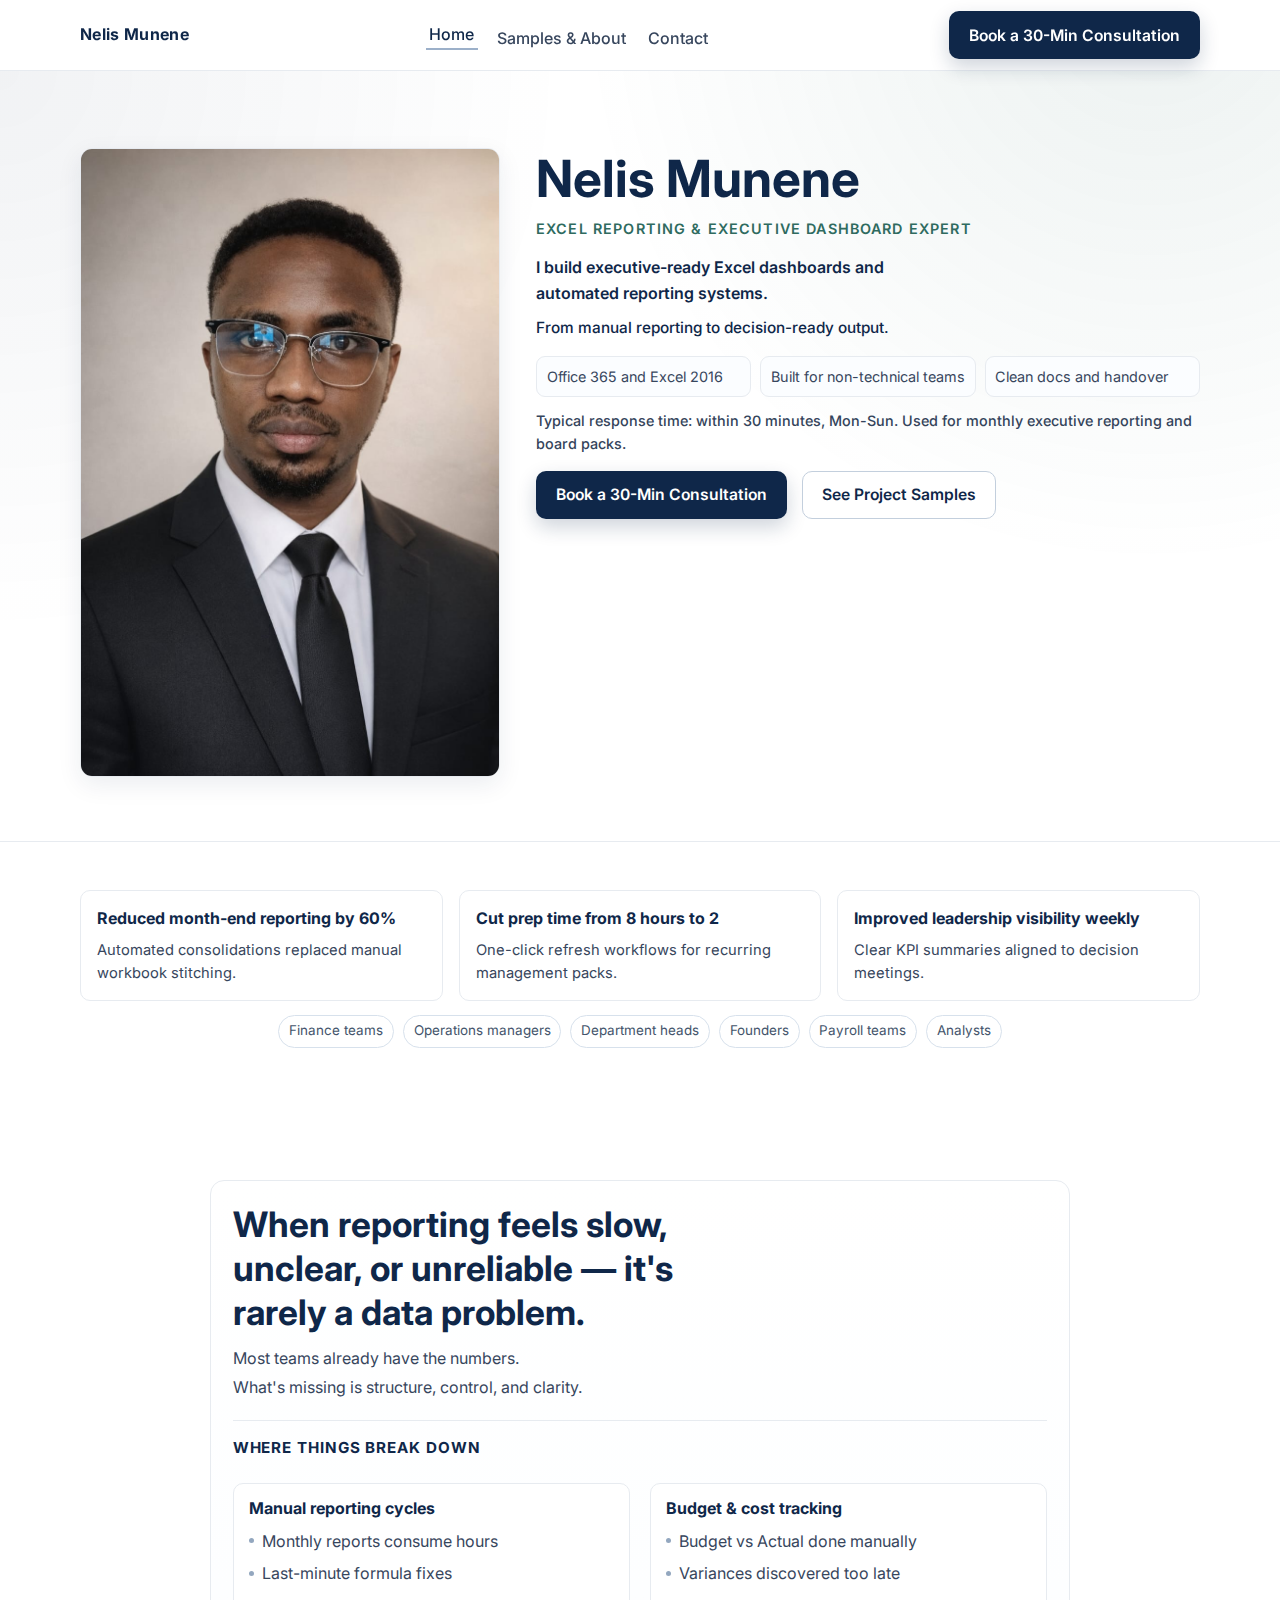
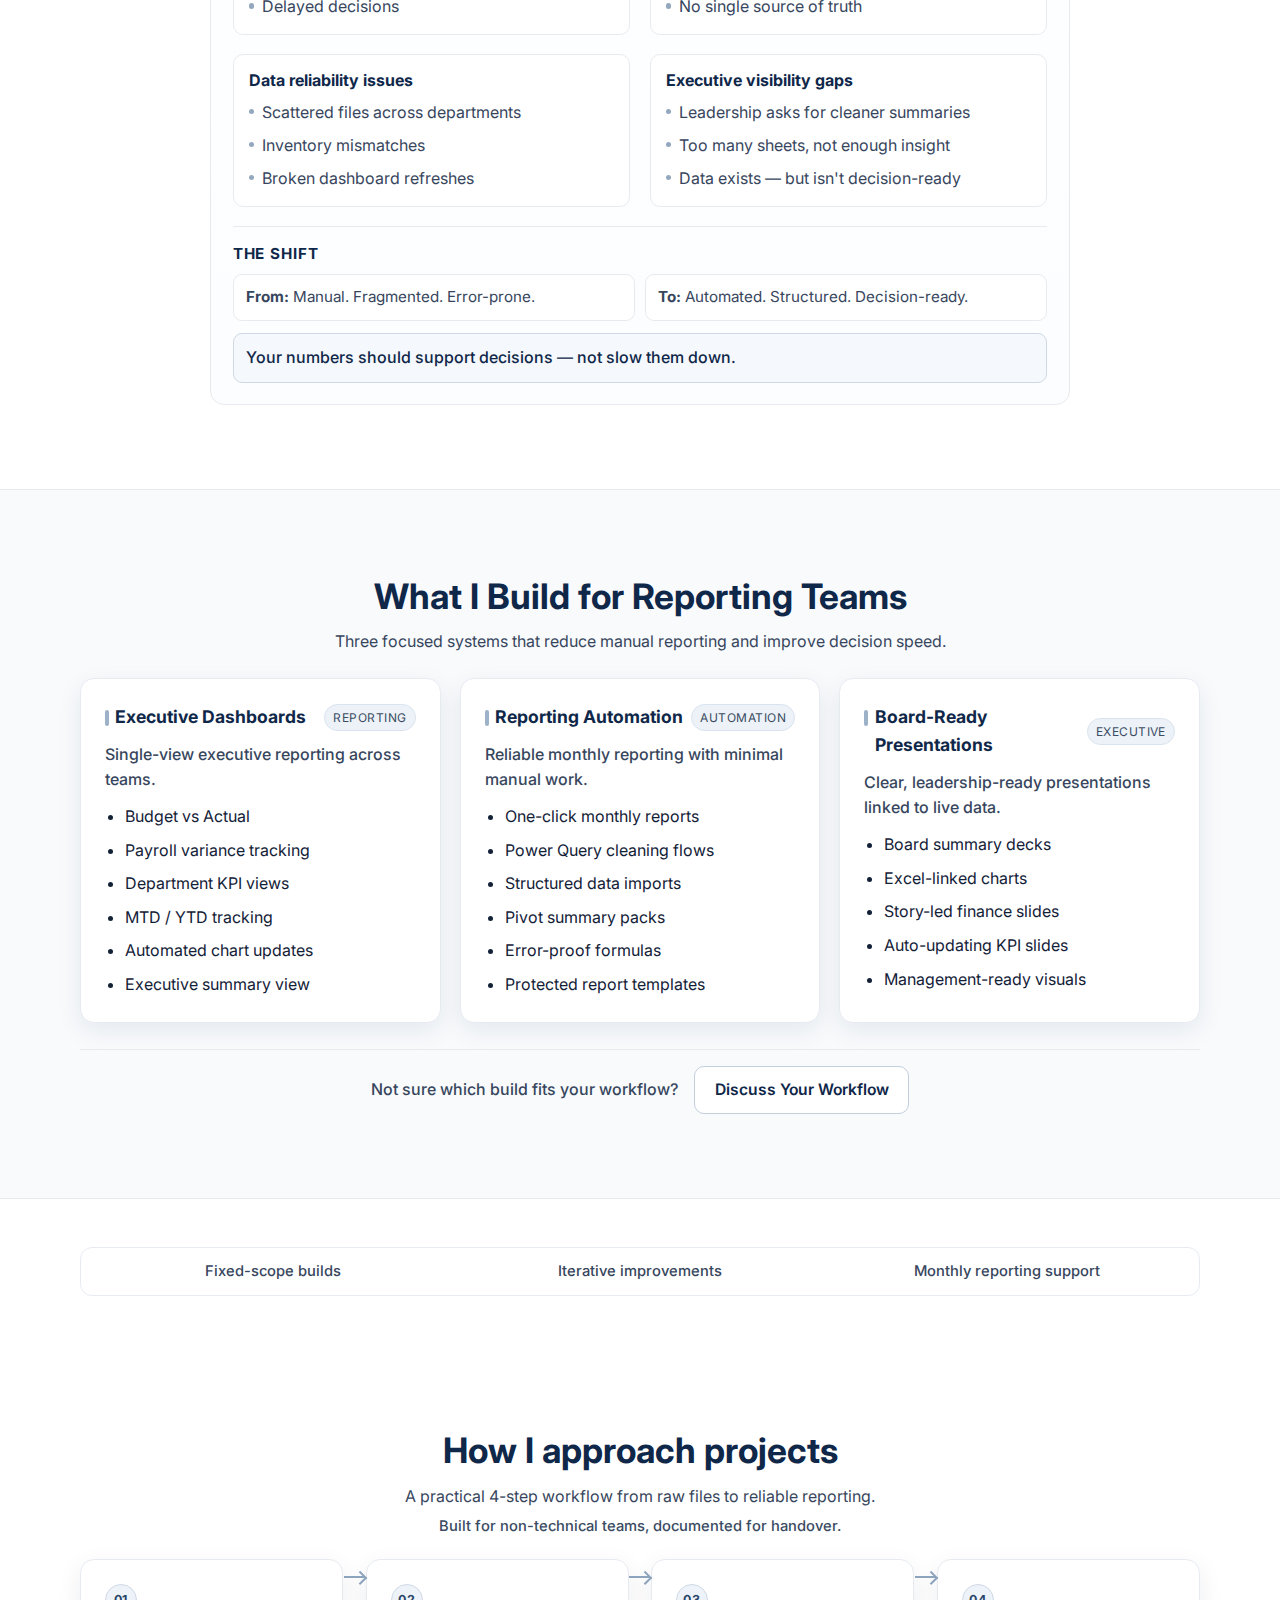
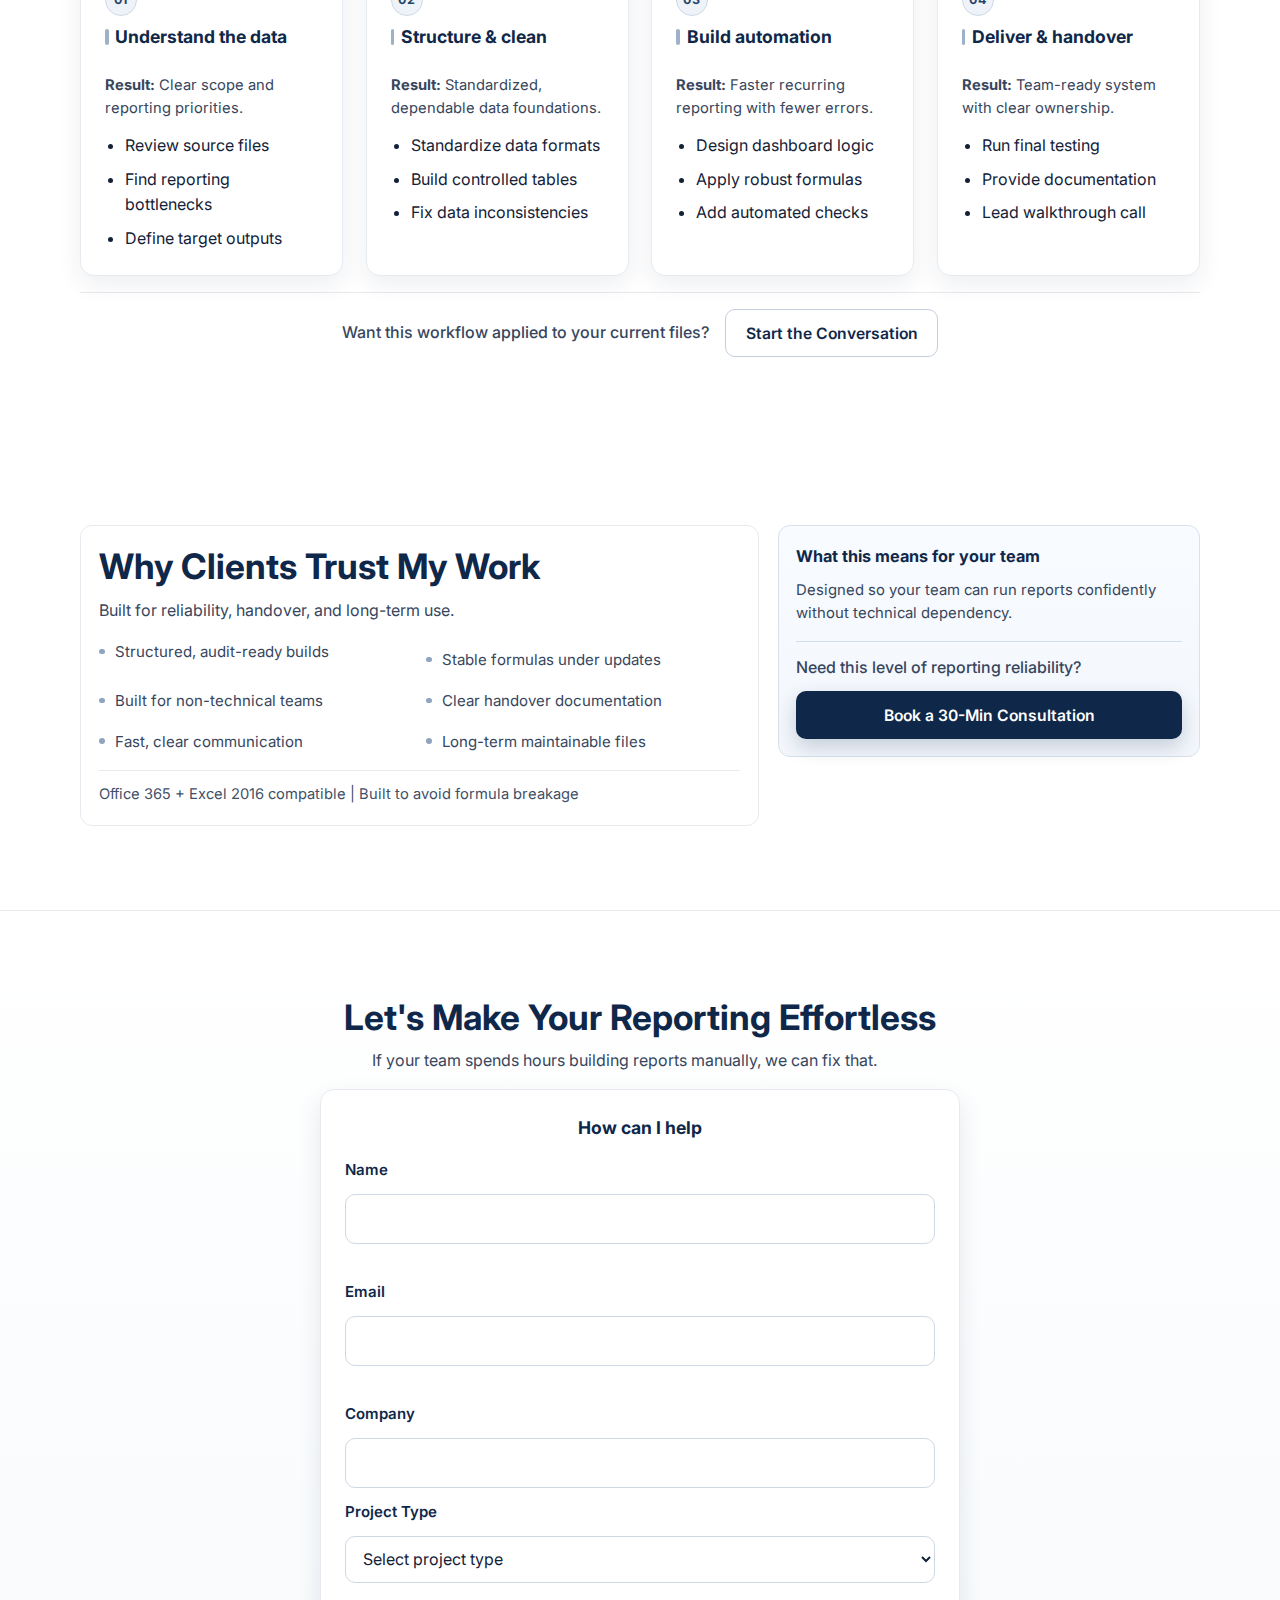
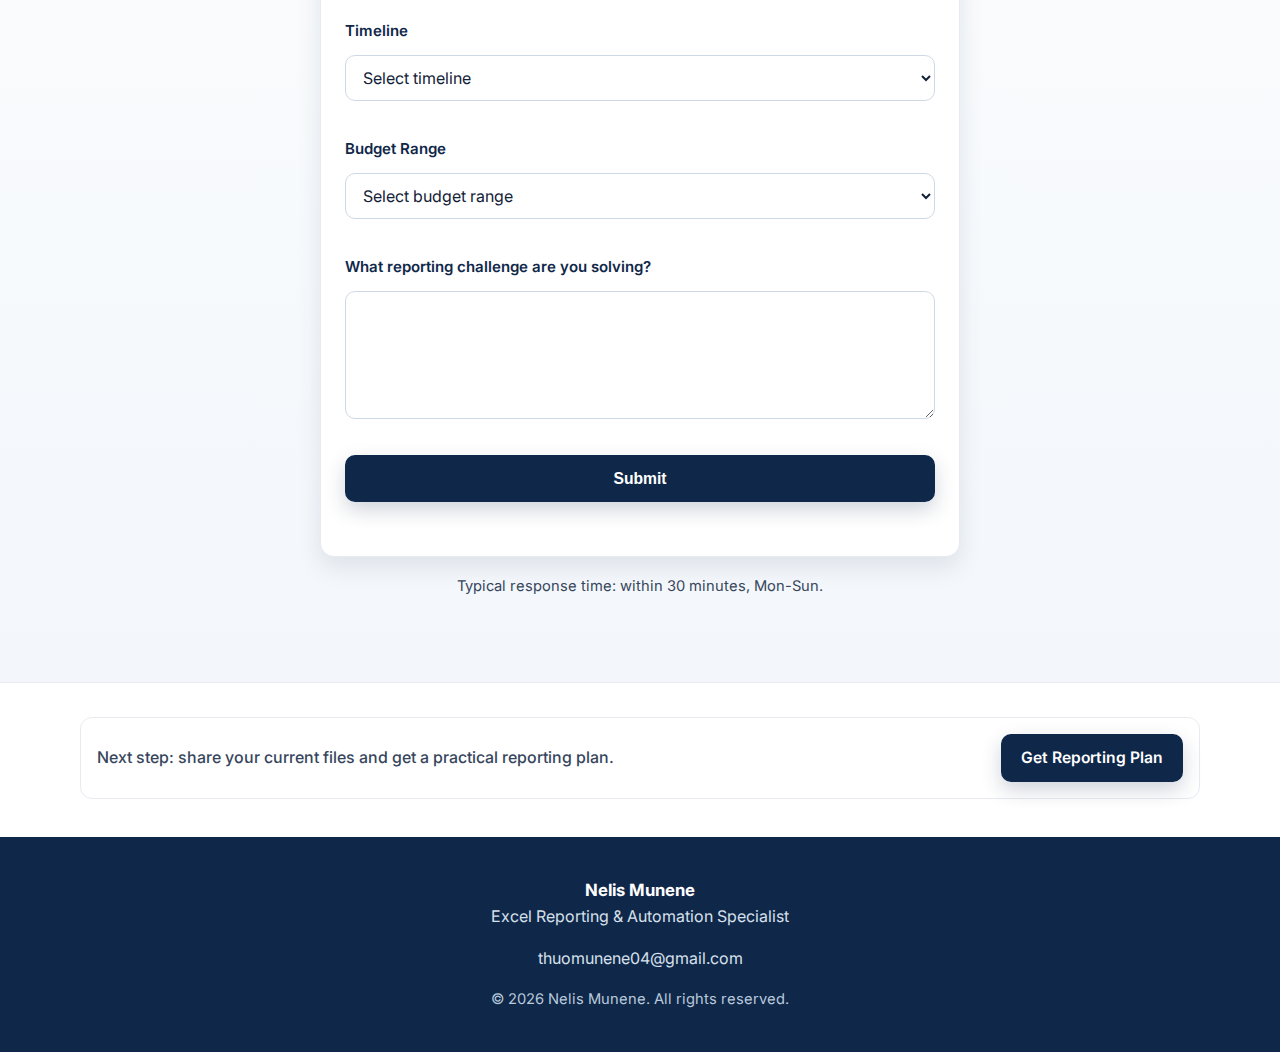
<file: index.html>
<!doctype html>
<html lang="en">
<head>
  <meta charset="UTF-8" />
  <meta name="viewport" content="width=device-width, initial-scale=1.0" />
  <title>Excel Reporting & Executive Dashboard Expert | Nelis Munene</title>
  <meta
    name="description"
    content="Nelis Munene helps businesses turn operational and financial Excel data into executive-ready dashboards, automated reports, and board-level presentations."
  />
  <link rel="canonical" href="https://nellmunene44-sys.github.io/nelismunene/index.html" />
  <meta property="og:title" content="Excel Reporting & Executive Dashboard Expert | Nelis Munene" />
  <meta
    property="og:description"
    content="I turn operational and financial Excel data into executive-ready dashboards, automated reports, and board-level presentations."
  />
  <meta property="og:type" content="website" />
  <meta property="og:image" content="https://nellmunene44-sys.github.io/nelismunene/assets/nelis-hero.jpg" />
  <meta name="twitter:card" content="summary_large_image" />
  <meta name="twitter:title" content="Excel Reporting & Executive Dashboard Expert | Nelis Munene" />
  <meta
    name="twitter:description"
    content="Executive-ready dashboards, automated reports, and board-level Excel reporting systems."
  />
  <meta name="twitter:image" content="https://nellmunene44-sys.github.io/nelismunene/assets/nelis-hero.jpg" />
  <link rel="icon" type="image/png" href="./assets/favicon.png" />
  <script defer data-domain="nellmunene44-sys.github.io" src="https://plausible.io/js/script.js"></script>
  <link rel="preconnect" href="https://fonts.googleapis.com" />
  <link rel="preconnect" href="https://fonts.gstatic.com" crossorigin />
  <link
    href="https://fonts.googleapis.com/css2?family=Inter:wght@400;500;600;700;800&display=swap"
    rel="stylesheet"
  />
  <link rel="stylesheet" href="styles.css" />
  <script type="application/ld+json">
    {
      "@context": "https://schema.org",
      "@graph": [
        {
          "@type": "Person",
          "name": "Nelis Munene",
          "jobTitle": "Excel Reporting & Automation Specialist",
          "email": "mailto:thuomunene04@gmail.com",
          "url": "https://nellmunene44-sys.github.io/nelismunene/"
        },
        {
          "@type": "ProfessionalService",
          "name": "Excel Reporting & Executive Dashboard Services",
          "provider": {
            "@type": "Person",
            "name": "Nelis Munene"
          },
          "areaServed": "Global",
          "serviceType": [
            "Executive Dashboards",
            "Reporting Automation",
            "Board-Ready Presentations"
          ]
        }
      ]
    }
  </script>
</head>
<body data-page="home">
  <header class="site-header">
    <div class="container nav-wrap">
      <a class="brand" href="index.html">Nelis Munene</a>
      <nav aria-label="Primary">
        <ul class="nav-list">
          <li><a href="index.html" data-nav="home">Home</a></li>
          <li><a href="samples-about.html" data-nav="samples">Samples &amp; About</a></li>
          <li><a href="contact.html" data-nav="contact">Contact</a></li>
        </ul>
      </nav>
      <a href="contact.html" class="btn btn-primary nav-cta">Book a 30-Min Consultation</a>
    </div>
  </header>

  <main>
    <section class="hero section" id="top">
      <div class="container hero-grid">
        <div class="hero-media">
          <img
            src="./assets/nelis-hero.jpg"
            alt="Nelis Munene"
            class="hero-photo"
            width="780"
            height="1040"
            loading="eager"
            fetchpriority="high"
            decoding="async"
          />
        </div>
        <div class="hero-content">
          <h1>Nelis Munene</h1>
          <p class="eyebrow">Excel Reporting &amp; Executive Dashboard Expert</p>
          <p class="positioning-statement">
            I build executive-ready Excel dashboards and automated reporting systems.
          </p>
          <p class="outcome-line">From manual reporting to decision-ready output.</p>
          <ul class="credibility-list">
            <li>Office 365 and Excel 2016</li>
            <li>Built for non-technical teams</li>
            <li>Clean docs and handover</li>
          </ul>
          <p class="microproof">
            Typical response time: within 30 minutes, Mon-Sun. Used for monthly executive reporting and board packs.
          </p>
          <div class="cta-group">
            <a href="contact.html" class="btn btn-primary">Book a 30-Min Consultation</a>
            <a href="samples-about.html" class="btn btn-secondary">See Project Samples</a>
          </div>
        </div>
      </div>
    </section>

    <section class="section section-tight" id="proof">
      <div class="container">
        <div class="proof-grid">
          <article class="proof-card">
            <h3>Reduced month-end reporting by 60%</h3>
            <p>Automated consolidations replaced manual workbook stitching.</p>
          </article>
          <article class="proof-card">
            <h3>Cut prep time from 8 hours to 2</h3>
            <p>One-click refresh workflows for recurring management packs.</p>
          </article>
          <article class="proof-card">
            <h3>Improved leadership visibility weekly</h3>
            <p>Clear KPI summaries aligned to decision meetings.</p>
          </article>
        </div>

        <div class="who-strip" aria-label="Who I work with">
          <span>Finance teams</span>
          <span>Operations managers</span>
          <span>Department heads</span>
          <span>Founders</span>
          <span>Payroll teams</span>
          <span>Analysts</span>
        </div>
      </div>
    </section>

    <section class="section" id="problems">
      <div class="container narrow problems-clean">
        <div class="problems-intro">
          <h2>When reporting feels slow, unclear, or unreliable &mdash; it's rarely a data problem.</h2>
          <div class="problems-lead-wrap">
            <p class="problems-lead">Most teams already have the numbers.</p>
            <p class="problems-lead">What's missing is structure, control, and clarity.</p>
          </div>
        </div>

        <h3 class="problems-subtitle">Where Things Break Down</h3>
        <div class="problems-columns">
          <article class="problem-cluster">
            <h3>Manual reporting cycles</h3>
            <ul>
              <li>Monthly reports consume hours</li>
              <li>Last-minute formula fixes</li>
              <li>Delayed decisions</li>
            </ul>
          </article>

          <article class="problem-cluster">
            <h3>Budget &amp; cost tracking</h3>
            <ul>
              <li>Budget vs Actual done manually</li>
              <li>Variances discovered too late</li>
              <li>No single source of truth</li>
            </ul>
          </article>

          <article class="problem-cluster">
            <h3>Data reliability issues</h3>
            <ul>
              <li>Scattered files across departments</li>
              <li>Inventory mismatches</li>
              <li>Broken dashboard refreshes</li>
            </ul>
          </article>

          <article class="problem-cluster">
            <h3>Executive visibility gaps</h3>
            <ul>
              <li>Leadership asks for cleaner summaries</li>
              <li>Too many sheets, not enough insight</li>
              <li>Data exists &mdash; but isn't decision-ready</li>
            </ul>
          </article>
        </div>

        <h3 class="problems-subtitle problems-shift-title">The Shift</h3>
        <div class="shift-grid">
          <p class="problems-transition"><strong>From:</strong> Manual. Fragmented. Error-prone.</p>
          <p class="problems-transition"><strong>To:</strong> Automated. Structured. Decision-ready.</p>
        </div>
        <p class="closing-line closing-highlight">Your numbers should support decisions &mdash; not slow them down.</p>
      </div>
    </section>

    <section class="section section-alt" id="services">
      <div class="container services-wrap">
        <div class="services-header">
          <h2>What I Build for Reporting Teams</h2>
          <p class="services-lead">
            Three focused systems that reduce manual reporting and improve decision speed.
          </p>
        </div>
        <div class="card-grid services-grid">
          <article class="card service-card">
            <div class="service-head">
              <h3>Executive Dashboards</h3>
              <span class="service-tag">Reporting</span>
            </div>
            <p class="service-outcome">Single-view executive reporting across teams.</p>
            <ul>
              <li>Budget vs Actual</li>
              <li>Payroll variance tracking</li>
              <li>Department KPI views</li>
              <li>MTD / YTD tracking</li>
              <li>Automated chart updates</li>
              <li>Executive summary view</li>
            </ul>
          </article>

          <article class="card service-card">
            <div class="service-head">
              <h3>Reporting Automation</h3>
              <span class="service-tag">Automation</span>
            </div>
            <p class="service-outcome">Reliable monthly reporting with minimal manual work.</p>
            <ul>
              <li>One-click monthly reports</li>
              <li>Power Query cleaning flows</li>
              <li>Structured data imports</li>
              <li>Pivot summary packs</li>
              <li>Error-proof formulas</li>
              <li>Protected report templates</li>
            </ul>
          </article>

          <article class="card service-card">
            <div class="service-head">
              <h3>Board-Ready Presentations</h3>
              <span class="service-tag">Executive</span>
            </div>
            <p class="service-outcome">Clear, leadership-ready presentations linked to live data.</p>
            <ul>
              <li>Board summary decks</li>
              <li>Excel-linked charts</li>
              <li>Story-led finance slides</li>
              <li>Auto-updating KPI slides</li>
              <li>Management-ready visuals</li>
            </ul>
          </article>
        </div>

        <div class="services-cta">
          <p>Not sure which build fits your workflow?</p>
          <a href="contact.html" class="btn btn-secondary">Discuss Your Workflow</a>
        </div>
      </div>
    </section>

    <section class="section section-tight" id="engagement">
      <div class="container">
        <div class="engagement-row">
          <p>Fixed-scope builds</p>
          <p>Iterative improvements</p>
          <p>Monthly reporting support</p>
        </div>
      </div>
    </section>

    <section class="section" id="process">
      <div class="container">
        <div class="process-header">
          <h2>How I approach projects</h2>
          <p class="process-lead">A practical 4-step workflow from raw files to reliable reporting.</p>
          <p class="process-proof">Built for non-technical teams, documented for handover.</p>
        </div>
        <div class="card-grid process-grid">
          <article class="card step-card">
            <p class="step-num">01</p>
            <h3>Understand the data</h3>
            <p class="step-result"><strong>Result:</strong> Clear scope and reporting priorities.</p>
            <ul>
              <li>Review source files</li>
              <li>Find reporting bottlenecks</li>
              <li>Define target outputs</li>
            </ul>
          </article>

          <article class="card step-card">
            <p class="step-num">02</p>
            <h3>Structure &amp; clean</h3>
            <p class="step-result"><strong>Result:</strong> Standardized, dependable data foundations.</p>
            <ul>
              <li>Standardize data formats</li>
              <li>Build controlled tables</li>
              <li>Fix data inconsistencies</li>
            </ul>
          </article>

          <article class="card step-card">
            <p class="step-num">03</p>
            <h3>Build automation</h3>
            <p class="step-result"><strong>Result:</strong> Faster recurring reporting with fewer errors.</p>
            <ul>
              <li>Design dashboard logic</li>
              <li>Apply robust formulas</li>
              <li>Add automated checks</li>
            </ul>
          </article>

          <article class="card step-card">
            <p class="step-num">04</p>
            <h3>Deliver &amp; handover</h3>
            <p class="step-result"><strong>Result:</strong> Team-ready system with clear ownership.</p>
            <ul>
              <li>Run final testing</li>
              <li>Provide documentation</li>
              <li>Lead walkthrough call</li>
            </ul>
          </article>
        </div>
        <div class="process-cta">
          <p>Want this workflow applied to your current files?</p>
          <a href="contact.html" class="btn btn-secondary">Start the Conversation</a>
        </div>
      </div>
    </section>

    <section class="section" id="trust">
      <div class="container trust-layout">
        <article class="trust-main">
          <h2>Why Clients Trust My Work</h2>
          <p class="trust-lead">Built for reliability, handover, and long-term use.</p>

          <ul class="trust-checklist">
            <li>Structured, audit-ready builds</li>
            <li>Stable formulas under updates</li>
            <li>Built for non-technical teams</li>
            <li>Clear handover documentation</li>
            <li>Fast, clear communication</li>
            <li>Long-term maintainable files</li>
          </ul>

          <p class="trust-strip">Office 365 + Excel 2016 compatible | Built to avoid formula breakage</p>
        </article>

        <aside class="trust-side">
          <h3>What this means for your team</h3>
          <p class="trust-proof">
            Designed so your team can run reports confidently without technical dependency.
          </p>
          <div class="trust-side-cta">
            <p>Need this level of reporting reliability?</p>
            <a href="contact.html" class="btn btn-primary">Book a 30-Min Consultation</a>
          </div>
        </aside>
      </div>
    </section>

    <section class="section cta-section" id="cta">
      <div class="container cta-wrap cta-grid">
        <div class="cta-copy">
          <h2>Let's Make Your Reporting Effortless</h2>
          <p>If your team spends hours building reports manually, we can fix that.</p>
        </div>

        <article class="card cta-form-card">
          <h3>How can I help</h3>
          <form
            class="contact-form cta-form"
            action="https://formsubmit.co/thuomunene04@gmail.com"
            method="post"
            novalidate
            data-delivery="email"
          >
            <input type="hidden" name="_subject" value="New Quick Inquiry - Nelis Munene" />
            <input type="hidden" name="_template" value="table" />
            <input type="hidden" name="_captcha" value="false" />
            <input type="hidden" name="_next" value="" />
            <input class="honey-field" type="text" name="_honey" tabindex="-1" autocomplete="off" aria-hidden="true" />
            <label for="cta-name">Name</label>
            <input id="cta-name" name="name" type="text" required />
            <p class="field-error" data-for="cta-name"></p>

            <label for="cta-email">Email</label>
            <input id="cta-email" name="email" type="email" required />
            <p class="field-error" data-for="cta-email"></p>

            <label for="cta-company">Company</label>
            <input id="cta-company" name="company" type="text" />

            <label for="cta-project-type">Project Type</label>
            <select id="cta-project-type" name="project_type" required>
              <option value="">Select project type</option>
              <option value="Executive Dashboard">Executive Dashboard</option>
              <option value="Reporting Automation">Reporting Automation</option>
              <option value="Board-Ready Presentation">Board-Ready Presentation</option>
              <option value="Other">Other</option>
            </select>
            <p class="field-error" data-for="cta-project-type"></p>

            <label for="cta-timeline">Timeline</label>
            <select id="cta-timeline" name="timeline" required>
              <option value="">Select timeline</option>
              <option value="ASAP">ASAP</option>
              <option value="1-2 weeks">1-2 weeks</option>
              <option value="2-4 weeks">2-4 weeks</option>
              <option value="1+ month">1+ month</option>
            </select>
            <p class="field-error" data-for="cta-timeline"></p>

            <label for="cta-budget-range">Budget Range</label>
            <select id="cta-budget-range" name="budget_range" required>
              <option value="">Select budget range</option>
              <option value="Under 300 USD">Under 300 USD</option>
              <option value="300-700 USD">300-700 USD</option>
              <option value="700-1500 USD">700-1500 USD</option>
              <option value="1500+ USD">1500+ USD</option>
            </select>
            <p class="field-error" data-for="cta-budget-range"></p>

            <label for="cta-details">What reporting challenge are you solving?</label>
            <textarea id="cta-details" name="details" rows="4" required></textarea>
            <p class="field-error" data-for="cta-details"></p>

            <button type="submit" class="btn btn-primary">Submit</button>
            <p class="form-feedback" aria-live="polite"></p>
          </form>
        </article>
        <p class="cta-note">Typical response time: within 30 minutes, Mon-Sun.</p>
      </div>
    </section>

    <section class="section final-close" id="final-close">
      <div class="container final-close-wrap">
        <p>Next step: share your current files and get a practical reporting plan.</p>
        <a href="contact.html" class="btn btn-primary">Get Reporting Plan</a>
      </div>
    </section>
  </main>

  <footer class="footer">
    <div class="container footer-grid">
      <div>
        <p class="footer-name">Nelis Munene</p>
        <p>Excel Reporting &amp; Automation Specialist</p>
      </div>
      <div class="footer-links">
        <a href="mailto:thuomunene04@gmail.com">thuomunene04@gmail.com</a>
      </div>
      <p class="copyright">&copy; <span id="year"></span> Nelis Munene. All rights reserved.</p>
    </div>
  </footer>

  <script src="js/main.js"></script>
</body>
</html>
</file>
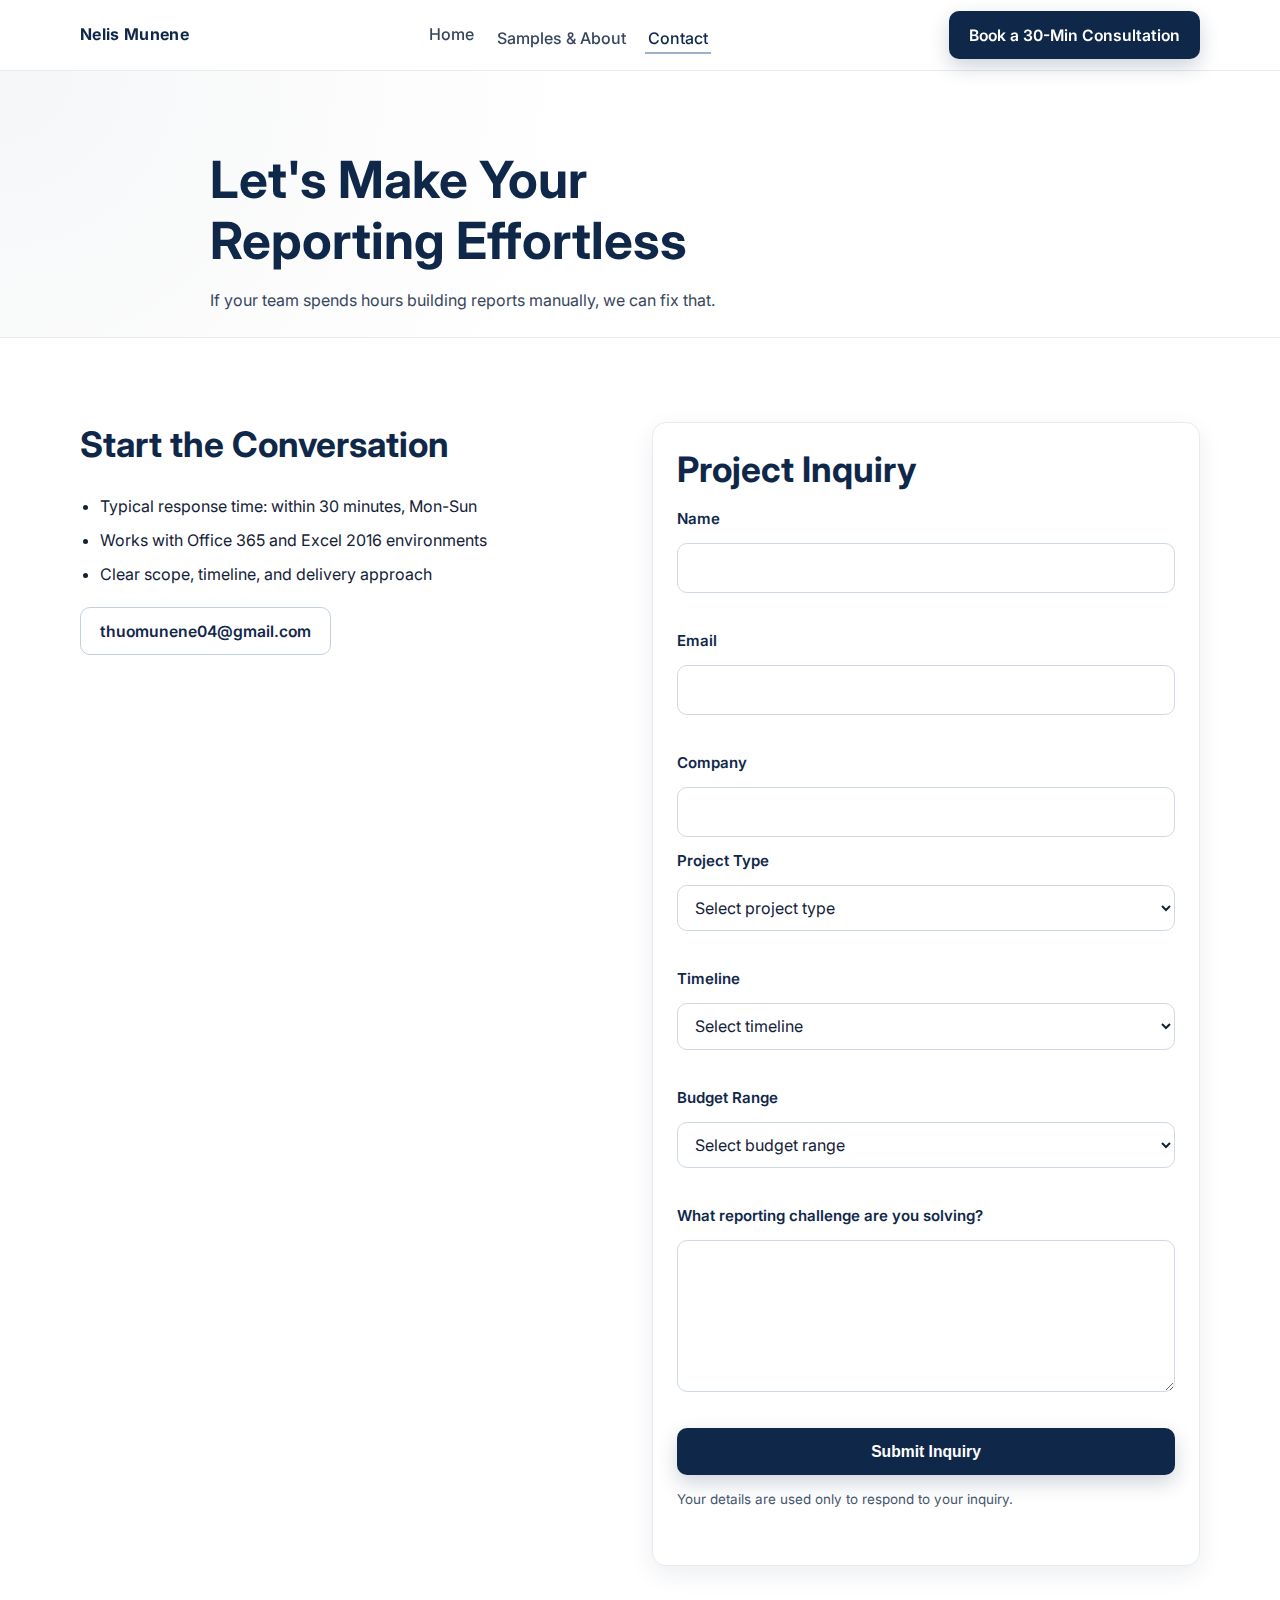
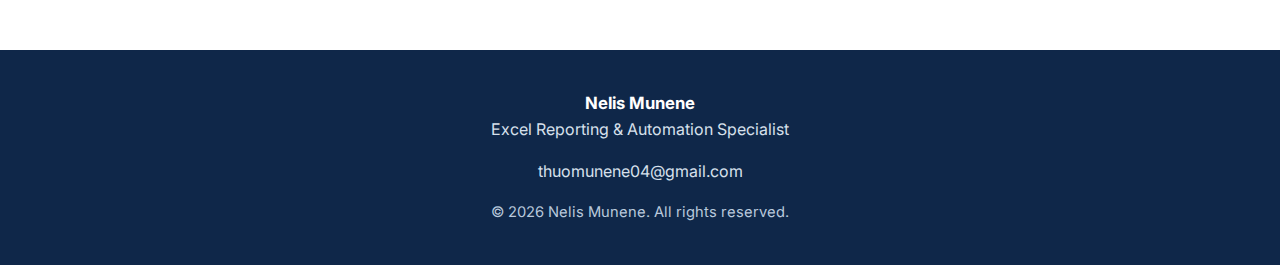
<file: contact.html>
<!doctype html>
<html lang="en">
<head>
  <meta charset="UTF-8" />
  <meta name="viewport" content="width=device-width, initial-scale=1.0" />
  <title>Contact | Nelis Munene</title>
  <meta
    name="description"
    content="Contact Nelis Munene to discuss Excel dashboard, reporting automation, and executive reporting projects."
  />
  <link rel="canonical" href="https://nellmunene44-sys.github.io/nelismunene/contact.html" />
  <meta property="og:title" content="Contact | Nelis Munene" />
  <meta
    property="og:description"
    content="Share your reporting workflow and get a practical Excel dashboard and automation plan."
  />
  <meta property="og:type" content="website" />
  <meta property="og:image" content="https://nellmunene44-sys.github.io/nelismunene/assets/nelis-hero.jpg" />
  <meta name="twitter:card" content="summary_large_image" />
  <meta name="twitter:title" content="Contact | Nelis Munene" />
  <meta
    name="twitter:description"
    content="Contact Nelis Munene for executive-ready Excel dashboards and reporting automation."
  />
  <meta name="twitter:image" content="https://nellmunene44-sys.github.io/nelismunene/assets/nelis-hero.jpg" />
  <link rel="icon" type="image/png" href="./assets/favicon.png" />
  <script defer data-domain="nellmunene44-sys.github.io" src="https://plausible.io/js/script.js"></script>
  <link rel="preconnect" href="https://fonts.googleapis.com" />
  <link rel="preconnect" href="https://fonts.gstatic.com" crossorigin />
  <link
    href="https://fonts.googleapis.com/css2?family=Inter:wght@400;500;600;700;800&display=swap"
    rel="stylesheet"
  />
  <link rel="stylesheet" href="styles.css" />
  <script type="application/ld+json">
    {
      "@context": "https://schema.org",
      "@graph": [
        {
          "@type": "Person",
          "name": "Nelis Munene",
          "jobTitle": "Excel Reporting & Automation Specialist",
          "email": "mailto:thuomunene04@gmail.com",
          "url": "https://nellmunene44-sys.github.io/nelismunene/contact.html"
        },
        {
          "@type": "ProfessionalService",
          "name": "Excel Reporting & Executive Dashboard Services",
          "provider": {
            "@type": "Person",
            "name": "Nelis Munene"
          },
          "serviceType": [
            "Executive Dashboards",
            "Reporting Automation",
            "Board-Ready Presentations"
          ],
          "areaServed": "Global"
        }
      ]
    }
  </script>
</head>
<body data-page="contact">
  <header class="site-header">
    <div class="container nav-wrap">
      <a class="brand" href="index.html">Nelis Munene</a>
      <nav aria-label="Primary">
        <ul class="nav-list">
          <li><a href="index.html" data-nav="home">Home</a></li>
          <li><a href="samples-about.html" data-nav="samples">Samples &amp; About</a></li>
          <li><a href="contact.html" data-nav="contact">Contact</a></li>
        </ul>
      </nav>
      <a href="contact.html" class="btn btn-primary nav-cta">Book a 30-Min Consultation</a>
    </div>
  </header>

  <main>
    <section class="page-hero section">
      <div class="container narrow">
        <h1>Let's Make Your Reporting Effortless</h1>
        <p class="positioning">
          If your team spends hours building reports manually, we can fix that.
        </p>
      </div>
    </section>

    <section class="section" id="contact-main">
      <div class="container two-col">
        <article>
          <h2>Start the Conversation</h2>
          <ul>
            <li>Typical response time: within 30 minutes, Mon-Sun</li>
            <li>Works with Office 365 and Excel 2016 environments</li>
            <li>Clear scope, timeline, and delivery approach</li>
          </ul>

          <div class="contact-links">
            <a href="mailto:thuomunene04@gmail.com" class="btn btn-secondary">thuomunene04@gmail.com</a>
          </div>
        </article>

        <article class="card form-card">
          <h2>Project Inquiry</h2>
          <form
            class="contact-form"
            action="https://formsubmit.co/thuomunene04@gmail.com"
            method="post"
            novalidate
            data-delivery="email"
          >
            <input type="hidden" name="_subject" value="New Contact Form Inquiry - Nelis Munene" />
            <input type="hidden" name="_template" value="table" />
            <input type="hidden" name="_captcha" value="false" />
            <input type="hidden" name="_next" value="" />
            <input class="honey-field" type="text" name="_honey" tabindex="-1" autocomplete="off" aria-hidden="true" />
            <label for="name">Name</label>
            <input id="name" name="name" type="text" required />
            <p class="field-error" data-for="name"></p>

            <label for="email">Email</label>
            <input id="email" name="email" type="email" required />
            <p class="field-error" data-for="email"></p>

            <label for="company">Company</label>
            <input id="company" name="company" type="text" />

            <label for="project-type">Project Type</label>
            <select id="project-type" name="project_type" required>
              <option value="">Select project type</option>
              <option value="Executive Dashboard">Executive Dashboard</option>
              <option value="Reporting Automation">Reporting Automation</option>
              <option value="Board-Ready Presentation">Board-Ready Presentation</option>
              <option value="Other">Other</option>
            </select>
            <p class="field-error" data-for="project-type"></p>

            <label for="timeline">Timeline</label>
            <select id="timeline" name="timeline" required>
              <option value="">Select timeline</option>
              <option value="ASAP">ASAP</option>
              <option value="1-2 weeks">1-2 weeks</option>
              <option value="2-4 weeks">2-4 weeks</option>
              <option value="1+ month">1+ month</option>
            </select>
            <p class="field-error" data-for="timeline"></p>

            <label for="budget-range">Budget Range</label>
            <select id="budget-range" name="budget_range" required>
              <option value="">Select budget range</option>
              <option value="Under 300 USD">Under 300 USD</option>
              <option value="300-700 USD">300-700 USD</option>
              <option value="700-1500 USD">700-1500 USD</option>
              <option value="1500+ USD">1500+ USD</option>
            </select>
            <p class="field-error" data-for="budget-range"></p>

            <label for="details">What reporting challenge are you solving?</label>
            <textarea id="details" name="details" rows="5" required></textarea>
            <p class="field-error" data-for="details"></p>

            <button type="submit" class="btn btn-primary">Submit Inquiry</button>
            <p class="privacy-note">Your details are used only to respond to your inquiry.</p>
            <p class="form-feedback" aria-live="polite"></p>
          </form>
        </article>
      </div>
    </section>
  </main>

  <footer class="footer">
    <div class="container footer-grid">
      <div>
        <p class="footer-name">Nelis Munene</p>
        <p>Excel Reporting &amp; Automation Specialist</p>
      </div>
      <div class="footer-links">
        <a href="mailto:thuomunene04@gmail.com">thuomunene04@gmail.com</a>
      </div>
      <p class="copyright">&copy; <span id="year"></span> Nelis Munene. All rights reserved.</p>
    </div>
  </footer>

  <script src="js/main.js"></script>
</body>
</html>
</file>
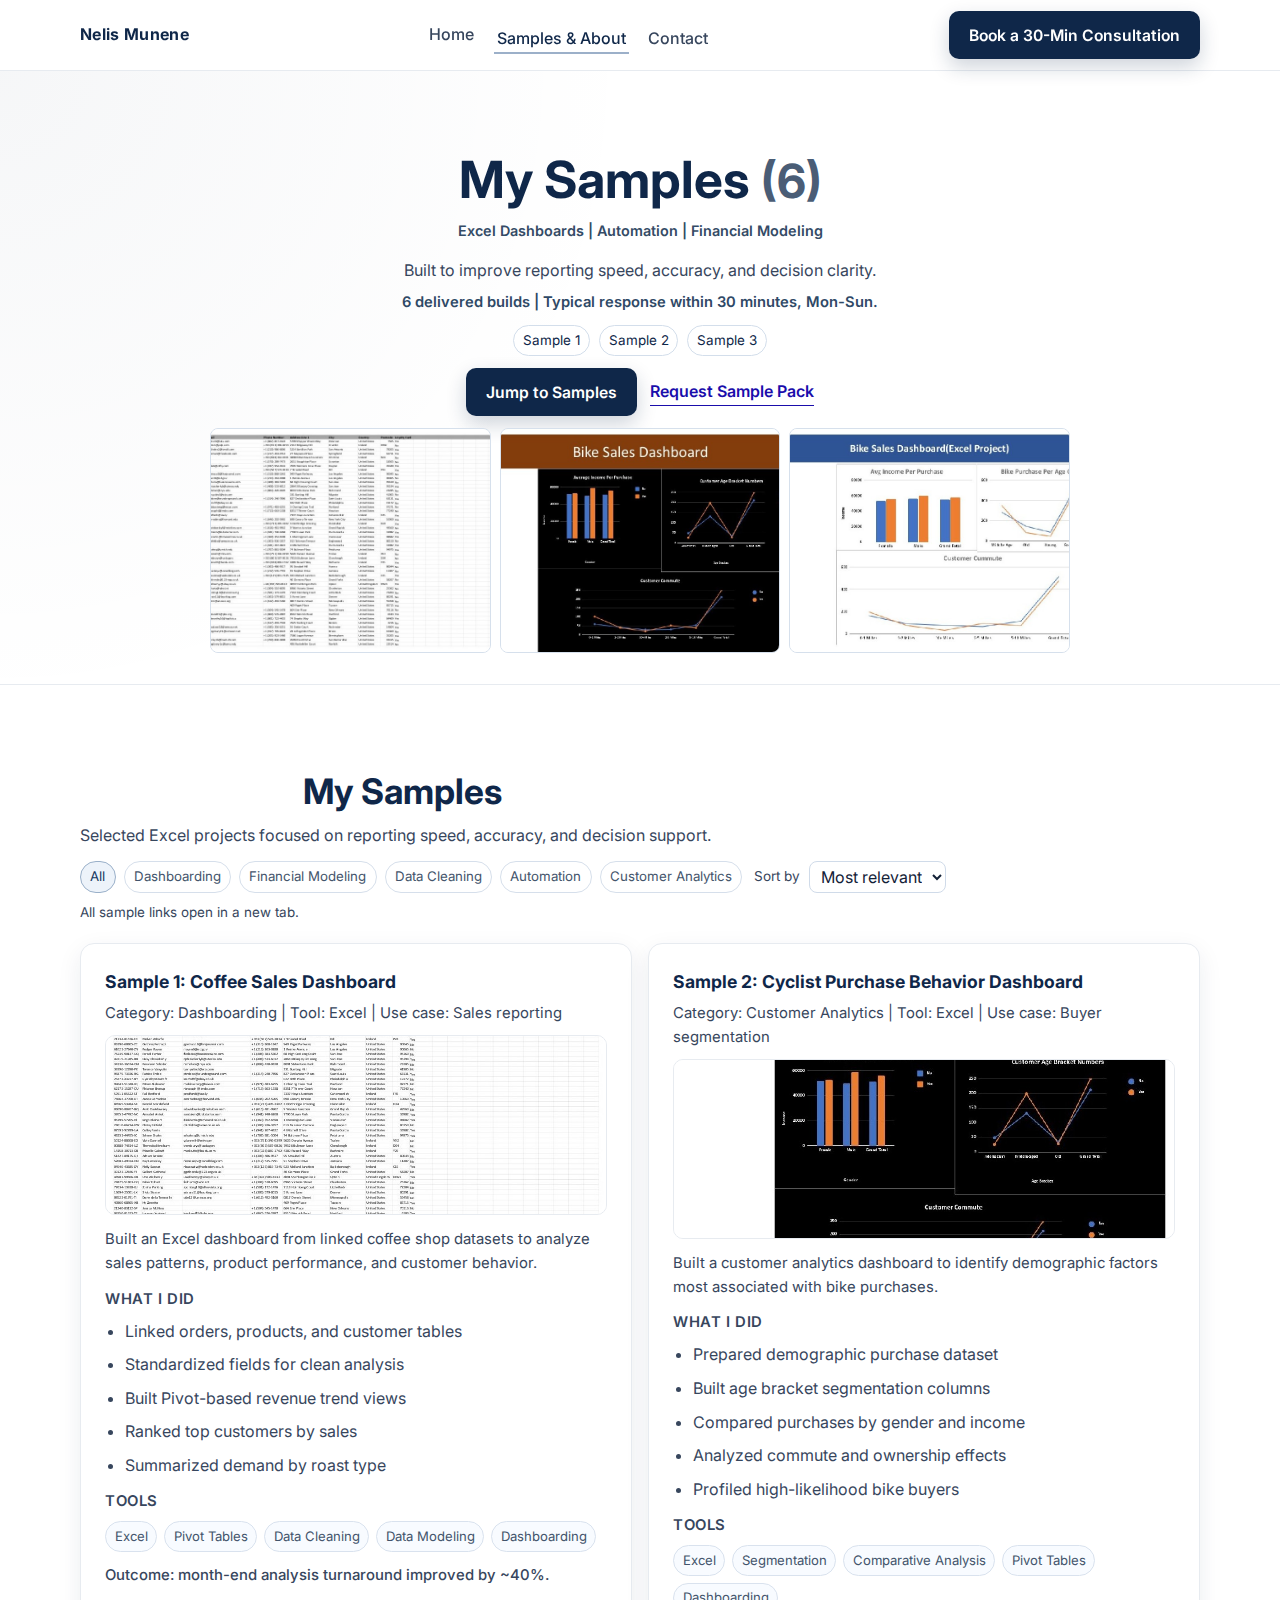
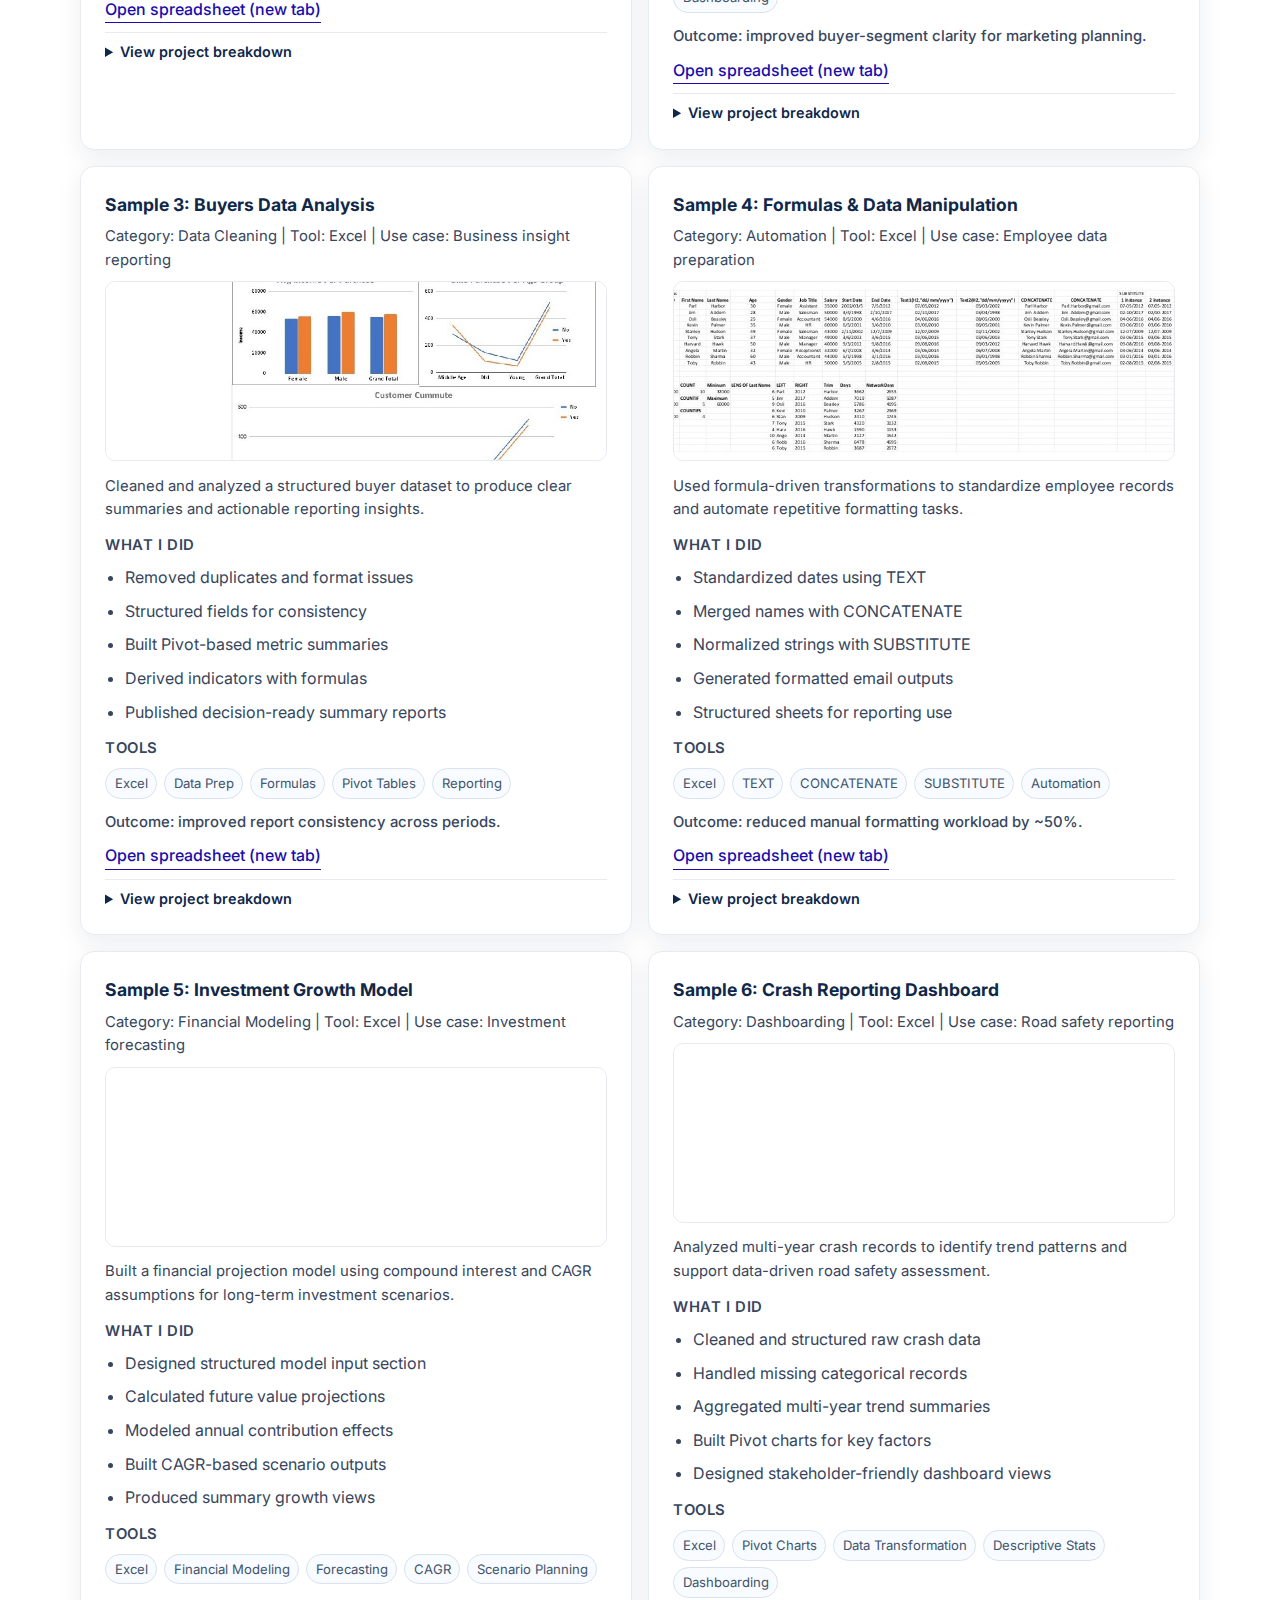
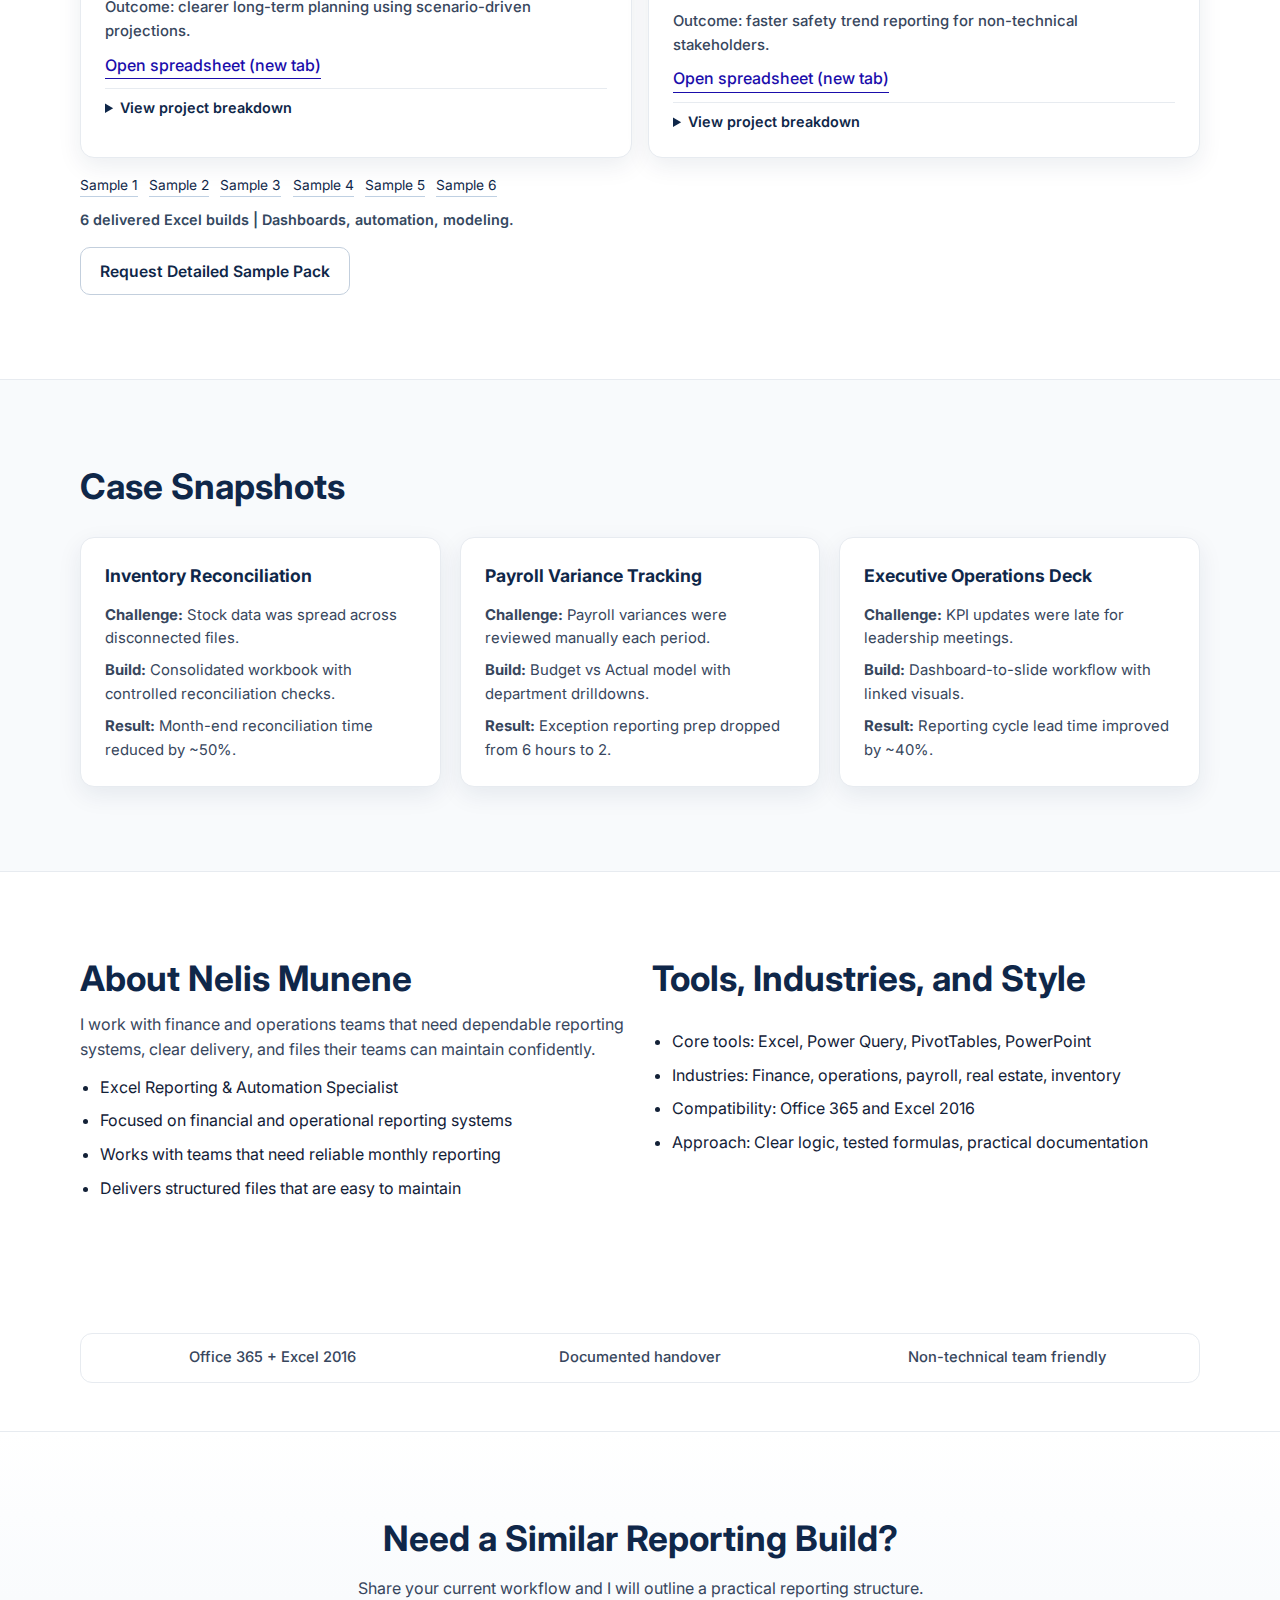
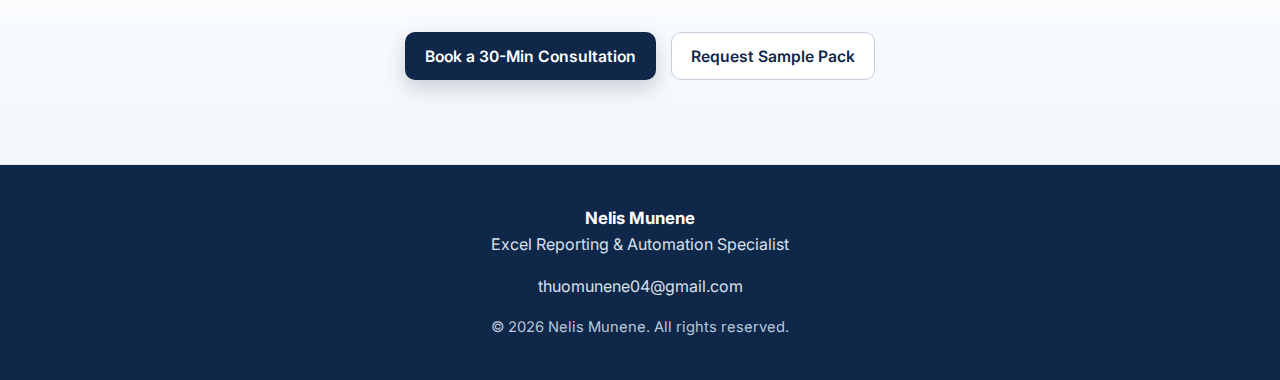
<file: samples-about.html>
<!doctype html>
<html lang="en">
<head>
  <meta charset="UTF-8" />
  <meta name="viewport" content="width=device-width, initial-scale=1.0" />
  <title>Samples & About | Nelis Munene</title>
  <meta
    name="description"
    content="Project samples and background for Nelis Munene, Excel Reporting & Automation Specialist."
  />
  <link rel="canonical" href="https://nellmunene44-sys.github.io/nelismunene/samples-about.html" />
  <meta property="og:title" content="Samples & About | Nelis Munene" />
  <meta
    property="og:description"
    content="Selected project snapshots and implementation approach for Excel reporting, automation, and executive dashboards."
  />
  <meta property="og:type" content="website" />
  <meta property="og:image" content="https://nellmunene44-sys.github.io/nelismunene/assets/nelis-hero.jpg" />
  <meta name="twitter:card" content="summary_large_image" />
  <meta name="twitter:title" content="Samples & About | Nelis Munene" />
  <meta
    name="twitter:description"
    content="Mini case studies and delivery approach for executive-ready Excel reporting systems."
  />
  <meta name="twitter:image" content="https://nellmunene44-sys.github.io/nelismunene/assets/nelis-hero.jpg" />
  <link rel="icon" type="image/png" href="./assets/favicon.png" />
  <script defer data-domain="nellmunene44-sys.github.io" src="https://plausible.io/js/script.js"></script>
  <link rel="preconnect" href="https://fonts.googleapis.com" />
  <link rel="preconnect" href="https://fonts.gstatic.com" crossorigin />
  <link
    href="https://fonts.googleapis.com/css2?family=Inter:wght@400;500;600;700;800&display=swap"
    rel="stylesheet"
  />
  <link rel="stylesheet" href="styles.css" />
  <script type="application/ld+json">
    {
      "@context": "https://schema.org",
      "@graph": [
        {
          "@type": "Person",
          "name": "Nelis Munene",
          "jobTitle": "Excel Reporting & Automation Specialist",
          "email": "mailto:thuomunene04@gmail.com",
          "url": "https://nellmunene44-sys.github.io/nelismunene/samples-about.html"
        },
        {
          "@type": "ProfessionalService",
          "name": "Excel Reporting & Executive Dashboard Services",
          "provider": {
            "@type": "Person",
            "name": "Nelis Munene"
          },
          "serviceType": [
            "Executive Dashboards",
            "Reporting Automation",
            "Board-Ready Presentations"
          ]
        }
      ]
    }
  </script>
</head>
<body data-page="samples">
  <header class="site-header">
    <div class="container nav-wrap">
      <a class="brand" href="index.html">Nelis Munene</a>
      <nav aria-label="Primary">
        <ul class="nav-list">
          <li><a href="index.html" data-nav="home">Home</a></li>
          <li><a href="samples-about.html" data-nav="samples">Samples &amp; About</a></li>
          <li><a href="contact.html" data-nav="contact">Contact</a></li>
        </ul>
      </nav>
      <a href="contact.html" class="btn btn-primary nav-cta">Book a 30-Min Consultation</a>
    </div>
  </header>

  <main>
    <section class="page-hero section">
      <div class="container narrow">
        <h1>My Samples <span class="hero-count">(6)</span></h1>
        <p class="hero-meta">Excel Dashboards | Automation | Financial Modeling</p>
        <p class="positioning">Built to improve reporting speed, accuracy, and decision clarity.</p>
        <p class="hero-proof">6 delivered builds | Typical response within 30 minutes, Mon-Sun.</p>
        <div class="hero-jump-chips" aria-label="Jump to top samples">
          <a href="#sample-1">Sample 1</a>
          <a href="#sample-2">Sample 2</a>
          <a href="#sample-3">Sample 3</a>
        </div>
        <div class="hero-actions">
          <a href="#project-types" class="btn btn-primary">Jump to Samples</a>
          <a href="mailto:thuomunene04@gmail.com?subject=Request%20Sample%20Pack" class="hero-text-link">Request Sample Pack</a>
        </div>
        <div class="hero-thumbs" aria-label="Sample previews">
          <a href="#sample-1">
            <img
              src="./assets/sample-1.jpg"
              alt="Preview of sample 1"
              width="400"
              height="225"
              loading="lazy"
              decoding="async"
            />
          </a>
          <a href="#sample-2">
            <img
              src="./assets/sample-2.jpg"
              alt="Preview of sample 2"
              width="400"
              height="225"
              loading="lazy"
              decoding="async"
            />
          </a>
          <a href="#sample-3">
            <img
              src="./assets/sample-3.jpg"
              alt="Preview of sample 3"
              width="400"
              height="225"
              loading="lazy"
              decoding="async"
            />
          </a>
        </div>
      </div>
    </section>

    <section class="section" id="project-types">
      <div class="container">
        <h2>My Samples</h2>
        <p class="samples-intro">
          Selected Excel projects focused on reporting speed, accuracy, and decision support.
        </p>
        <div class="sample-controls">
          <div class="sample-filters" aria-label="Sample categories">
            <button class="sample-filter active" type="button" data-filter="all">All</button>
            <button class="sample-filter" type="button" data-filter="dashboarding">Dashboarding</button>
            <button class="sample-filter" type="button" data-filter="financial-modeling">Financial Modeling</button>
            <button class="sample-filter" type="button" data-filter="data-cleaning">Data Cleaning</button>
            <button class="sample-filter" type="button" data-filter="automation">Automation</button>
            <button class="sample-filter" type="button" data-filter="customer-analytics">Customer Analytics</button>
          </div>
          <label class="sample-sort-label" for="sample-sort">Sort by</label>
          <select id="sample-sort" class="sample-sort">
            <option value="most-relevant">Most relevant</option>
            <option value="dashboarding">Dashboard</option>
            <option value="financial-modeling">Modeling</option>
            <option value="automation">Automation</option>
          </select>
        </div>
        <p class="samples-note">All sample links open in a new tab.</p>
        <div class="card-grid project-type-grid">
          <article class="card sample-card" data-tags="dashboarding,data-cleaning,customer-analytics" data-rank="1" id="sample-1">
            <h3>
              <a
                class="sample-title-link"
                href="https://docs.google.com/spreadsheets/d/13yN0zDdhtVeX5R1I07KnOkt4War3zalH/edit?usp=sharing&ouid=104464590821134788000&rtpof=true&sd=true"
                target="_blank"
                rel="noopener noreferrer"
              >Sample 1: Coffee Sales Dashboard</a>
            </h3>
            <p class="sample-meta">Category: Dashboarding | Tool: Excel | Use case: Sales reporting</p>
            <a
              class="sample-image-link"
              href="https://docs.google.com/spreadsheets/d/13yN0zDdhtVeX5R1I07KnOkt4War3zalH/edit?usp=sharing&ouid=104464590821134788000&rtpof=true&sd=true"
              target="_blank"
              rel="noopener noreferrer"
            >
              <img
                class="sample-image"
                src="./assets/sample-1.jpg"
                alt="Coffee sales data dashboard workspace"
                width="1200"
                height="675"
                loading="lazy"
                decoding="async"
              />
            </a>
            <p class="sample-overview">
              Built an Excel dashboard from linked coffee shop datasets to analyze sales patterns, product performance,
              and customer behavior.
            </p>
            <p class="sample-subtitle">What I Did</p>
            <ul class="sample-list">
              <li>Linked orders, products, and customer tables</li>
              <li>Standardized fields for clean analysis</li>
              <li>Built Pivot-based revenue trend views</li>
              <li>Ranked top customers by sales</li>
              <li>Summarized demand by roast type</li>
            </ul>
            <p class="sample-subtitle">Tools</p>
            <div class="tool-tags">
              <span class="tool-tag">Excel</span>
              <span class="tool-tag">Pivot Tables</span>
              <span class="tool-tag">Data Cleaning</span>
              <span class="tool-tag">Data Modeling</span>
              <span class="tool-tag">Dashboarding</span>
            </div>
            <p class="sample-outcome">Outcome: month-end analysis turnaround improved by ~40%.</p>
            <a
              class="sample-link sample-external-link"
              href="https://docs.google.com/spreadsheets/d/13yN0zDdhtVeX5R1I07KnOkt4War3zalH/edit?usp=sharing&ouid=104464590821134788000&rtpof=true&sd=true"
              target="_blank"
              rel="noopener noreferrer"
            >Open spreadsheet (new tab)</a>
            <details class="sample-details">
              <summary>View project breakdown</summary>
              <ul>
                <li>Created calculated fields and structured analysis tables</li>
                <li>Used Pivot Tables to analyze monthly and yearly revenue trends</li>
                <li>Evaluated product performance by coffee type and roast level</li>
                <li>Generated aggregated reports for business decision-making</li>
                <li>Designed a management-level dashboard for leadership reporting</li>
              </ul>
            </details>
          </article>

          <article class="card sample-card" data-tags="dashboarding,customer-analytics,data-cleaning" data-rank="2" id="sample-2">
            <h3>
              <a
                class="sample-title-link"
                href="https://docs.google.com/spreadsheets/d/1K3SZ-jEMWn3om9DQfROSRKLTIpaBeUr-/edit?usp=sharing&ouid=104464590821134788000&rtpof=true&sd=true"
                target="_blank"
                rel="noopener noreferrer"
              >Sample 2: Cyclist Purchase Behavior Dashboard</a>
            </h3>
            <p class="sample-meta">Category: Customer Analytics | Tool: Excel | Use case: Buyer segmentation</p>
            <a
              class="sample-image-link"
              href="https://docs.google.com/spreadsheets/d/1K3SZ-jEMWn3om9DQfROSRKLTIpaBeUr-/edit?usp=sharing&ouid=104464590821134788000&rtpof=true&sd=true"
              target="_blank"
              rel="noopener noreferrer"
            >
              <img
                class="sample-image"
                src="./assets/sample-2.jpg"
                alt="Cyclist behavior and customer analytics concept"
                width="1200"
                height="675"
                loading="lazy"
                decoding="async"
              />
            </a>
            <p class="sample-overview">
              Built a customer analytics dashboard to identify demographic factors most associated with bike
              purchases.
            </p>
            <p class="sample-subtitle">What I Did</p>
            <ul class="sample-list">
              <li>Prepared demographic purchase dataset</li>
              <li>Built age bracket segmentation columns</li>
              <li>Compared purchases by gender and income</li>
              <li>Analyzed commute and ownership effects</li>
              <li>Profiled high-likelihood bike buyers</li>
            </ul>
            <p class="sample-subtitle">Tools</p>
            <div class="tool-tags">
              <span class="tool-tag">Excel</span>
              <span class="tool-tag">Segmentation</span>
              <span class="tool-tag">Comparative Analysis</span>
              <span class="tool-tag">Pivot Tables</span>
              <span class="tool-tag">Dashboarding</span>
            </div>
            <p class="sample-outcome">Outcome: improved buyer-segment clarity for marketing planning.</p>
            <a
              class="sample-link sample-external-link"
              href="https://docs.google.com/spreadsheets/d/1K3SZ-jEMWn3om9DQfROSRKLTIpaBeUr-/edit?usp=sharing&ouid=104464590821134788000&rtpof=true&sd=true"
              target="_blank"
              rel="noopener noreferrer"
            >Open spreadsheet (new tab)</a>
            <details class="sample-details">
              <summary>View project breakdown</summary>
              <ul>
                <li>Cleaned and prepared demographic data (income, age, education, commute distance)</li>
                <li>Organized the dataset into a structured analysis worksheet</li>
                <li>Analyzed marital status, occupation, and number of cars against purchase behavior</li>
                <li>Built summary tables for average income and purchase trends</li>
                <li>Designed a dashboard to present customer insights visually</li>
              </ul>
            </details>
          </article>

          <article class="card sample-card" data-tags="data-cleaning,dashboarding" data-rank="3" id="sample-3">
            <h3>
              <a
                class="sample-title-link"
                href="https://docs.google.com/spreadsheets/d/1JqNnqLbA_XrGPnOvIP6dSXPTZ37PnplG/edit?usp=sharing&ouid=104464590821134788000&rtpof=true&sd=true"
                target="_blank"
                rel="noopener noreferrer"
              >Sample 3: Buyers Data Analysis</a>
            </h3>
            <p class="sample-meta">Category: Data Cleaning | Tool: Excel | Use case: Business insight reporting</p>
            <a
              class="sample-image-link"
              href="https://docs.google.com/spreadsheets/d/1JqNnqLbA_XrGPnOvIP6dSXPTZ37PnplG/edit?usp=sharing&ouid=104464590821134788000&rtpof=true&sd=true"
              target="_blank"
              rel="noopener noreferrer"
            >
              <img
                class="sample-image"
                src="./assets/sample-3.jpg"
                alt="Business data analysis and reporting setup"
                width="1200"
                height="675"
                loading="lazy"
                decoding="async"
              />
            </a>
            <p class="sample-overview">
              Cleaned and analyzed a structured buyer dataset to produce clear summaries and actionable reporting
              insights.
            </p>
            <p class="sample-subtitle">What I Did</p>
            <ul class="sample-list">
              <li>Removed duplicates and format issues</li>
              <li>Structured fields for consistency</li>
              <li>Built Pivot-based metric summaries</li>
              <li>Derived indicators with formulas</li>
              <li>Published decision-ready summary reports</li>
            </ul>
            <p class="sample-subtitle">Tools</p>
            <div class="tool-tags">
              <span class="tool-tag">Excel</span>
              <span class="tool-tag">Data Prep</span>
              <span class="tool-tag">Formulas</span>
              <span class="tool-tag">Pivot Tables</span>
              <span class="tool-tag">Reporting</span>
            </div>
            <p class="sample-outcome">Outcome: improved report consistency across periods.</p>
            <a
              class="sample-link sample-external-link"
              href="https://docs.google.com/spreadsheets/d/1JqNnqLbA_XrGPnOvIP6dSXPTZ37PnplG/edit?usp=sharing&ouid=104464590821134788000&rtpof=true&sd=true"
              target="_blank"
              rel="noopener noreferrer"
            >Open spreadsheet (new tab)</a>
            <details class="sample-details">
              <summary>View project breakdown</summary>
              <ul>
                <li>Analyzed trends and relationships between variables</li>
                <li>Created additional performance indicators via calculated fields</li>
                <li>Built summary reports in interpretable, decision-friendly layout</li>
                <li>Developed a visual dashboard for stakeholder communication</li>
              </ul>
            </details>
          </article>

          <article class="card sample-card" data-tags="automation,data-cleaning" data-rank="4" id="sample-4">
            <h3>
              <a
                class="sample-title-link"
                href="https://docs.google.com/spreadsheets/d/1IG8pht_MM8PaMxgOBvR1abQxHRRvADoX/edit?usp=sharing&ouid=104464590821134788000&rtpof=true&sd=true"
                target="_blank"
                rel="noopener noreferrer"
              >Sample 4: Formulas &amp; Data Manipulation</a>
            </h3>
            <p class="sample-meta">Category: Automation | Tool: Excel | Use case: Employee data preparation</p>
            <a
              class="sample-image-link"
              href="https://docs.google.com/spreadsheets/d/1IG8pht_MM8PaMxgOBvR1abQxHRRvADoX/edit?usp=sharing&ouid=104464590821134788000&rtpof=true&sd=true"
              target="_blank"
              rel="noopener noreferrer"
            >
              <img
                class="sample-image"
                src="./assets/sample-4.jpg"
                alt="Excel formulas and spreadsheet automation workflow"
                width="1200"
                height="675"
                loading="lazy"
                decoding="async"
              />
            </a>
            <p class="sample-overview">
              Used formula-driven transformations to standardize employee records and automate repetitive formatting
              tasks.
            </p>
            <p class="sample-subtitle">What I Did</p>
            <ul class="sample-list">
              <li>Standardized dates using TEXT</li>
              <li>Merged names with CONCATENATE</li>
              <li>Normalized strings with SUBSTITUTE</li>
              <li>Generated formatted email outputs</li>
              <li>Structured sheets for reporting use</li>
            </ul>
            <p class="sample-subtitle">Tools</p>
            <div class="tool-tags">
              <span class="tool-tag">Excel</span>
              <span class="tool-tag">TEXT</span>
              <span class="tool-tag">CONCATENATE</span>
              <span class="tool-tag">SUBSTITUTE</span>
              <span class="tool-tag">Automation</span>
            </div>
            <p class="sample-outcome">Outcome: reduced manual formatting workload by ~50%.</p>
            <a
              class="sample-link sample-external-link"
              href="https://docs.google.com/spreadsheets/d/1IG8pht_MM8PaMxgOBvR1abQxHRRvADoX/edit?usp=sharing&ouid=104464590821134788000&rtpof=true&sd=true"
              target="_blank"
              rel="noopener noreferrer"
            >Open spreadsheet (new tab)</a>
            <details class="sample-details">
              <summary>View project breakdown</summary>
              <ul>
                <li>Applied formula-based automation to improve data usability</li>
                <li>Prepared cleaned datasets for downstream business reporting</li>
                <li>Implemented consistent text/date standards across records</li>
                <li>Organized spreadsheet structures for long-term maintenance</li>
              </ul>
            </details>
          </article>

          <article class="card sample-card" data-tags="financial-modeling,automation" data-rank="5" id="sample-5">
            <h3>
              <a
                class="sample-title-link"
                href="https://docs.google.com/spreadsheets/d/1P82nvOB7gnC2uWszvdiqr68tMYrQtwYl/edit?usp=sharing&ouid=104464590821134788000&rtpof=true&sd=true"
                target="_blank"
                rel="noopener noreferrer"
              >Sample 5: Investment Growth Model</a>
            </h3>
            <p class="sample-meta">Category: Financial Modeling | Tool: Excel | Use case: Investment forecasting</p>
            <a
              class="sample-image-link"
              href="https://docs.google.com/spreadsheets/d/1P82nvOB7gnC2uWszvdiqr68tMYrQtwYl/edit?usp=sharing&ouid=104464590821134788000&rtpof=true&sd=true"
              target="_blank"
              rel="noopener noreferrer"
            >
              <img
                class="sample-image"
                src="./assets/sample-5.jpg"
                alt="Investment growth chart and financial modeling"
                width="1200"
                height="675"
                loading="lazy"
                decoding="async"
              />
            </a>
            <p class="sample-overview">
              Built a financial projection model using compound interest and CAGR assumptions for long-term investment
              scenarios.
            </p>
            <p class="sample-subtitle">What I Did</p>
            <ul class="sample-list">
              <li>Designed structured model input section</li>
              <li>Calculated future value projections</li>
              <li>Modeled annual contribution effects</li>
              <li>Built CAGR-based scenario outputs</li>
              <li>Produced summary growth views</li>
            </ul>
            <p class="sample-subtitle">Tools</p>
            <div class="tool-tags">
              <span class="tool-tag">Excel</span>
              <span class="tool-tag">Financial Modeling</span>
              <span class="tool-tag">Forecasting</span>
              <span class="tool-tag">CAGR</span>
              <span class="tool-tag">Scenario Planning</span>
            </div>
            <p class="sample-outcome">Outcome: clearer long-term planning using scenario-driven projections.</p>
            <a
              class="sample-link sample-external-link"
              href="https://docs.google.com/spreadsheets/d/1P82nvOB7gnC2uWszvdiqr68tMYrQtwYl/edit?usp=sharing&ouid=104464590821134788000&rtpof=true&sd=true"
              target="_blank"
              rel="noopener noreferrer"
            >Open spreadsheet (new tab)</a>
            <details class="sample-details">
              <summary>View project breakdown</summary>
              <ul>
                <li>Applied time value of money concepts in spreadsheet form</li>
                <li>Structured outputs for interpretable investor-facing summaries</li>
                <li>Automated growth calculations from variable assumptions</li>
                <li>Built reusable framework for future financial comparisons</li>
              </ul>
            </details>
          </article>

          <article class="card sample-card" data-tags="dashboarding,data-cleaning" data-rank="6" id="sample-6">
            <h3>
              <a
                class="sample-title-link"
                href="https://docs.google.com/spreadsheets/d/1Tt4C3L_sr4wkBtT1lcU9rqfgZjD3y7Sj/edit?usp=sharing&ouid=104464590821134788000&rtpof=true&sd=true"
                target="_blank"
                rel="noopener noreferrer"
              >Sample 6: Crash Reporting Dashboard</a>
            </h3>
            <p class="sample-meta">Category: Dashboarding | Tool: Excel | Use case: Road safety reporting</p>
            <a
              class="sample-image-link"
              href="https://docs.google.com/spreadsheets/d/1Tt4C3L_sr4wkBtT1lcU9rqfgZjD3y7Sj/edit?usp=sharing&ouid=104464590821134788000&rtpof=true&sd=true"
              target="_blank"
              rel="noopener noreferrer"
            >
              <img
                class="sample-image"
                src="./assets/sample-6.jpg"
                alt="Road traffic data analysis and dashboard visualization"
                width="1200"
                height="675"
                loading="lazy"
                decoding="async"
              />
            </a>
            <p class="sample-overview">
              Analyzed multi-year crash records to identify trend patterns and support data-driven road safety
              assessment.
            </p>
            <p class="sample-subtitle">What I Did</p>
            <ul class="sample-list">
              <li>Cleaned and structured raw crash data</li>
              <li>Handled missing categorical records</li>
              <li>Aggregated multi-year trend summaries</li>
              <li>Built Pivot charts for key factors</li>
              <li>Designed stakeholder-friendly dashboard views</li>
            </ul>
            <p class="sample-subtitle">Tools</p>
            <div class="tool-tags">
              <span class="tool-tag">Excel</span>
              <span class="tool-tag">Pivot Charts</span>
              <span class="tool-tag">Data Transformation</span>
              <span class="tool-tag">Descriptive Stats</span>
              <span class="tool-tag">Dashboarding</span>
            </div>
            <p class="sample-outcome">Outcome: faster safety trend reporting for non-technical stakeholders.</p>
            <a
              class="sample-link sample-external-link"
              href="https://docs.google.com/spreadsheets/d/1Tt4C3L_sr4wkBtT1lcU9rqfgZjD3y7Sj/edit?usp=sharing&ouid=104464590821134788000&rtpof=true&sd=true"
              target="_blank"
              rel="noopener noreferrer"
            >Open spreadsheet (new tab)</a>
            <details class="sample-details">
              <summary>View project breakdown</summary>
              <ul>
                <li>Examined time-based and environmental collision patterns</li>
                <li>Converted raw records into interpretable analytical summaries</li>
                <li>Built interactive views for decision-support discussions</li>
                <li>Maintained consistent quality controls across datasets</li>
              </ul>
            </details>
          </article>
        </div>
        <nav class="sample-jump" aria-label="Jump to sample">
          <a href="#sample-1">Sample 1</a>
          <a href="#sample-2">Sample 2</a>
          <a href="#sample-3">Sample 3</a>
          <a href="#sample-4">Sample 4</a>
          <a href="#sample-5">Sample 5</a>
          <a href="#sample-6">Sample 6</a>
        </nav>
        <p class="samples-proof">6 delivered Excel builds | Dashboards, automation, modeling.</p>
         <div class="samples-cta">
          <a href="mailto:thuomunene04@gmail.com?subject=Request%20Detailed%20Sample%20Pack" class="btn btn-secondary">Request Detailed Sample Pack</a>
        </div>
      </div>
    </section>

    <section class="section section-alt" id="case-snapshots">
      <div class="container">
        <h2>Case Snapshots</h2>
        <div class="card-grid case-grid">
          <article class="card">
            <h3>Inventory Reconciliation</h3>
            <p><strong>Challenge:</strong> Stock data was spread across disconnected files.</p>
            <p><strong>Build:</strong> Consolidated workbook with controlled reconciliation checks.</p>
            <p><strong>Result:</strong> Month-end reconciliation time reduced by ~50%.</p>
          </article>

          <article class="card">
            <h3>Payroll Variance Tracking</h3>
            <p><strong>Challenge:</strong> Payroll variances were reviewed manually each period.</p>
            <p><strong>Build:</strong> Budget vs Actual model with department drilldowns.</p>
            <p><strong>Result:</strong> Exception reporting prep dropped from 6 hours to 2.</p>
          </article>

          <article class="card">
            <h3>Executive Operations Deck</h3>
            <p><strong>Challenge:</strong> KPI updates were late for leadership meetings.</p>
            <p><strong>Build:</strong> Dashboard-to-slide workflow with linked visuals.</p>
            <p><strong>Result:</strong> Reporting cycle lead time improved by ~40%.</p>
          </article>
        </div>
      </div>
    </section>

    <section class="section" id="about">
      <div class="container two-col">
        <article>
          <h2>About Nelis Munene</h2>
          <p class="about-intro">
            I work with finance and operations teams that need dependable reporting systems, clear delivery, and files
            their teams can maintain confidently.
          </p>
          <ul>
            <li>Excel Reporting &amp; Automation Specialist</li>
            <li>Focused on financial and operational reporting systems</li>
            <li>Works with teams that need reliable monthly reporting</li>
            <li>Delivers structured files that are easy to maintain</li>
          </ul>
        </article>

        <article>
          <h2>Tools, Industries, and Style</h2>
          <ul>
            <li>Core tools: Excel, Power Query, PivotTables, PowerPoint</li>
            <li>Industries: Finance, operations, payroll, real estate, inventory</li>
            <li>Compatibility: Office 365 and Excel 2016</li>
            <li>Approach: Clear logic, tested formulas, practical documentation</li>
          </ul>
        </article>
      </div>
    </section>

    <section class="section section-tight" id="samples-proof">
      <div class="container">
        <div class="engagement-row">
          <p>Office 365 + Excel 2016</p>
          <p>Documented handover</p>
          <p>Non-technical team friendly</p>
        </div>
      </div>
    </section>

    <section class="section cta-section">
      <div class="container cta-wrap">
        <h2>Need a Similar Reporting Build?</h2>
        <p>Share your current workflow and I will outline a practical reporting structure.</p>
        <div class="cta-group">
          <a href="contact.html" class="btn btn-primary">Book a 30-Min Consultation</a>
          <a href="mailto:thuomunene04@gmail.com?subject=Request%20Sample%20Pack" class="btn btn-secondary">Request Sample Pack</a>
        </div>
      </div>
    </section>
  </main>

  <footer class="footer">
    <div class="container footer-grid">
      <div>
        <p class="footer-name">Nelis Munene</p>
        <p>Excel Reporting &amp; Automation Specialist</p>
      </div>
      <div class="footer-links">
        <a href="mailto:thuomunene04@gmail.com">thuomunene04@gmail.com</a>
      </div>
      <p class="copyright">&copy; <span id="year"></span> Nelis Munene. All rights reserved.</p>
    </div>
  </footer>

  <script src="js/main.js"></script>
  <script src="js/samples.js"></script>
</body>
</html>
</file>
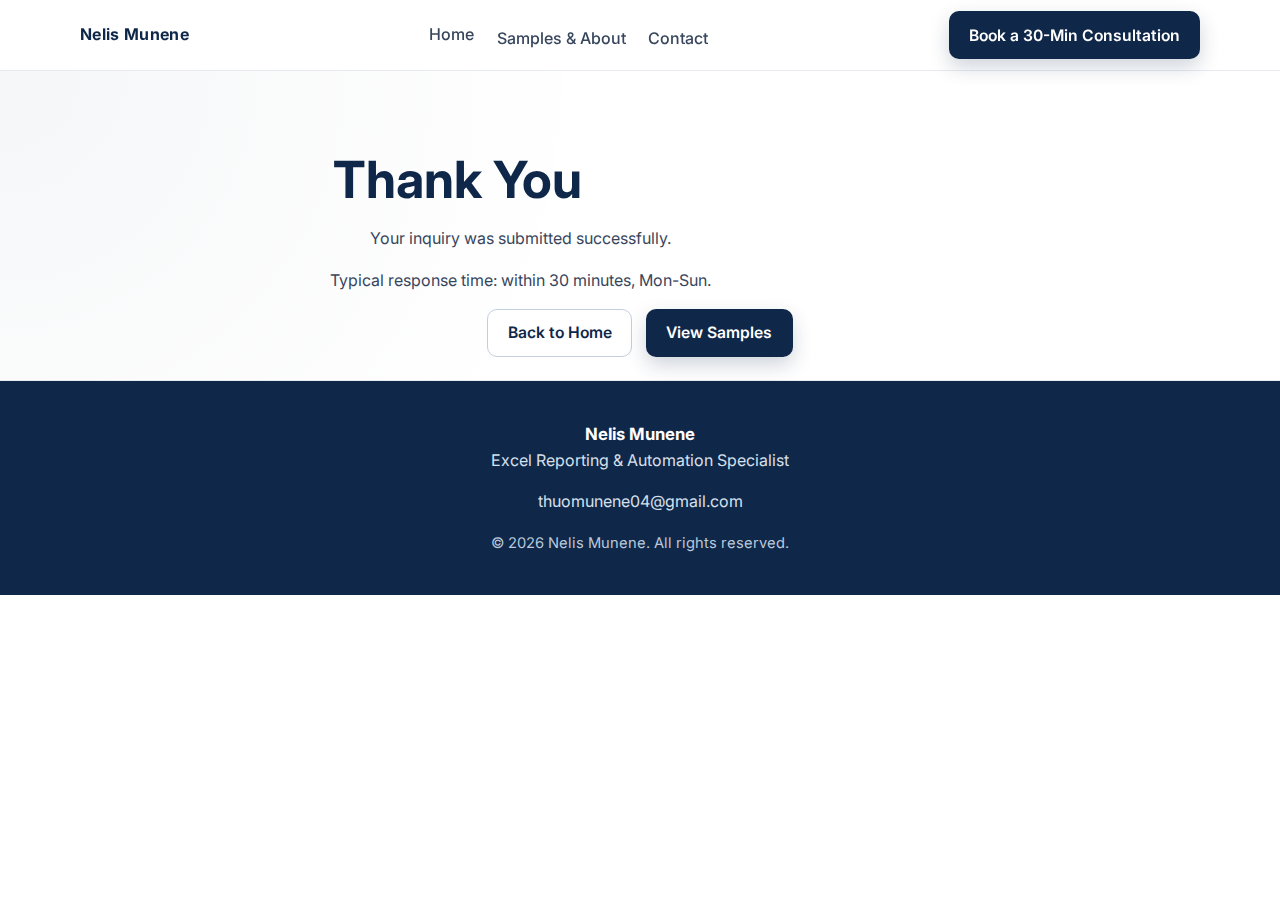
<file: thank-you.html>
<!doctype html>
<html lang="en">
<head>
  <meta charset="UTF-8" />
  <meta name="viewport" content="width=device-width, initial-scale=1.0" />
  <title>Thank You | Nelis Munene</title>
  <meta name="description" content="Thank you for contacting Nelis Munene." />
  <link rel="canonical" href="https://nellmunene44-sys.github.io/nelismunene/thank-you.html" />
  <link rel="icon" type="image/png" href="./assets/favicon.png" />
  <script defer data-domain="nellmunene44-sys.github.io" src="https://plausible.io/js/script.js"></script>
  <link rel="preconnect" href="https://fonts.googleapis.com" />
  <link rel="preconnect" href="https://fonts.gstatic.com" crossorigin />
  <link href="https://fonts.googleapis.com/css2?family=Inter:wght@400;500;600;700;800&display=swap" rel="stylesheet" />
  <link rel="stylesheet" href="styles.css" />
</head>
<body data-page="thank-you">
  <header class="site-header">
    <div class="container nav-wrap">
      <a class="brand" href="index.html">Nelis Munene</a>
      <nav aria-label="Primary">
        <ul class="nav-list">
          <li><a href="index.html">Home</a></li>
          <li><a href="samples-about.html">Samples &amp; About</a></li>
          <li><a href="contact.html">Contact</a></li>
        </ul>
      </nav>
      <a href="contact.html" class="btn btn-primary nav-cta">Book a 30-Min Consultation</a>
    </div>
  </header>

  <main>
    <section class="section page-hero">
      <div class="container narrow" style="text-align:center;">
        <h1>Thank You</h1>
        <p class="positioning">Your inquiry was submitted successfully.</p>
        <p class="positioning">Typical response time: within 30 minutes, Mon-Sun.</p>
        <div class="cta-group" style="justify-content:center;">
          <a href="index.html" class="btn btn-secondary">Back to Home</a>
          <a href="samples-about.html" class="btn btn-primary">View Samples</a>
        </div>
      </div>
    </section>
  </main>

  <footer class="footer">
    <div class="container footer-grid">
      <div>
        <p class="footer-name">Nelis Munene</p>
        <p>Excel Reporting &amp; Automation Specialist</p>
      </div>
      <div class="footer-links">
        <a href="mailto:thuomunene04@gmail.com">thuomunene04@gmail.com</a>
      </div>
      <p class="copyright">&copy; <span id="year"></span> Nelis Munene. All rights reserved.</p>
    </div>
  </footer>

  <script src="js/main.js"></script>
</body>
</html>
</file>
<file: styles.css>
@import url("css/base.css");
@import url("css/layout.css");
@import url("css/components.css");
@import url("css/pages.css");
</file>
